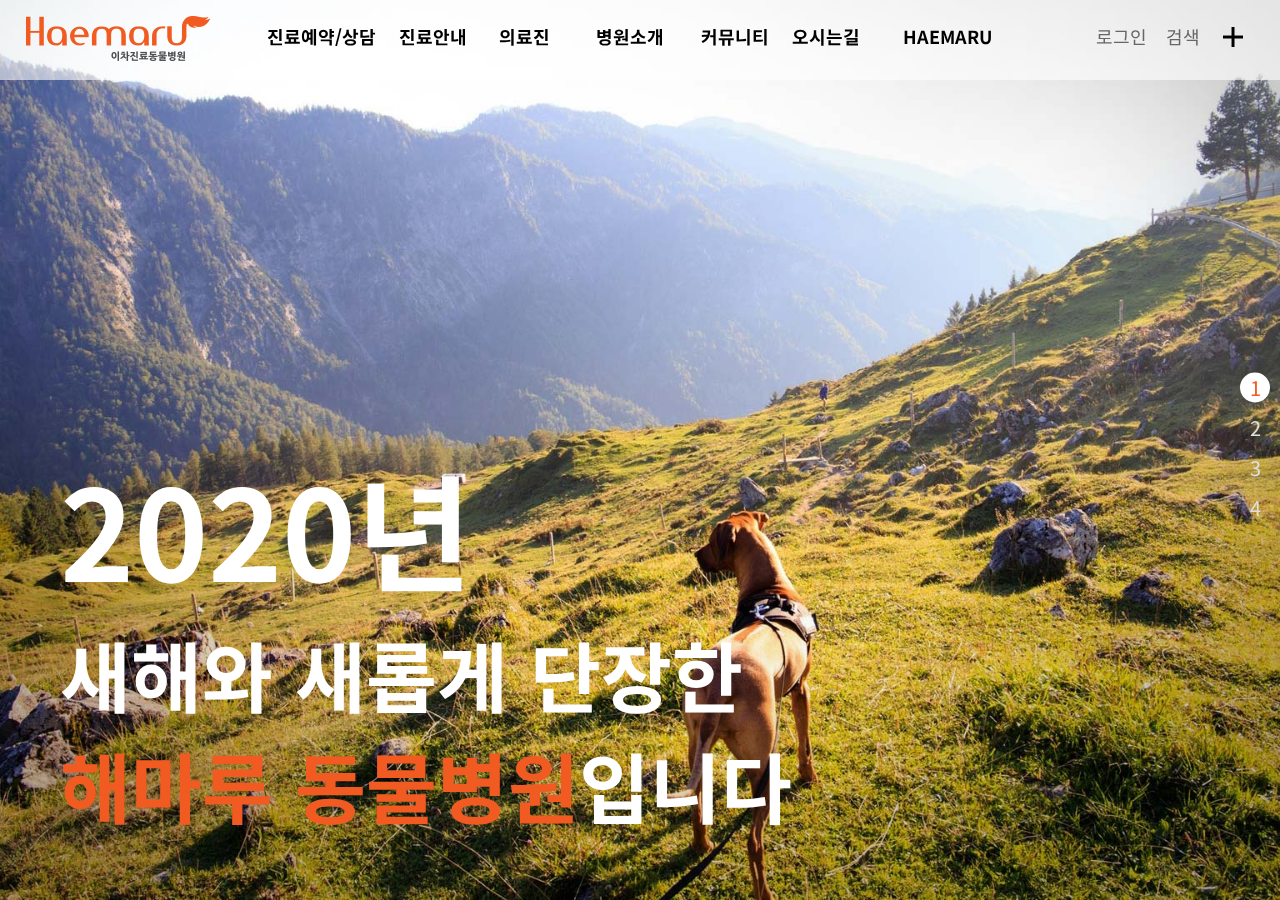
<file: index.html>
<!DOCTYPE html>
<html lang="ko">
  <head>
    <meta charset="UTF-8" />
    <meta name="viewport" content="width=device-width, initial-scale=1.0" />
    <meta http-equiv="X-UA-Compatible" content="ie=edge" />
    <title>해마루 이차진료동물병원</title>
    <!-- noto sans 웹폰트 -->
    <link href="https://fonts.googleapis.com/css?family=Noto+Sans+KR&display=swap" rel="stylesheet">
    <!-- 공통css -->
    <link rel="stylesheet" href="./css/main_style.css">
    <!-- pc css -->
    <link rel="stylesheet" href="./css/pc_style.css" media="screen and (min-width:1200px)">
    <!-- tab css -->
    <link rel="stylesheet" href="./css/tab_style.css" media="(min-width:415px) and (max-width:1199px)">
    <!-- phone css -->
    <link rel="stylesheet" href="./css/phone_style.css" media="screen and (max-width:414px)">
    <!-- 제이쿼리 -->
    <script src="./js/jquery-3.4.1.min.js"></script>
    <!-- 이미지로드 -->
    <script src="./js/imagesloaded.pkgd.min.js"></script>
    <!-- swiper 플러그인 -->
    <link rel="stylesheet" href="./js//swiper.min.css">
    <script src="./js/swiper.min.js"></script>
    <!-- 사용자 js -->
    <script src="./js/main.js"></script>
    <!-- 카테고리 js -->
    <script src="./js/category.js"></script>
  </head>
  <body>
    <header>
      <nav id="category">
          <div class="nav_container">
              <dl>
                <dt><a href="#">진료예약/상담</a></dt>
                <dd><a href="#">예약안내</a></dd>
                <dd><a href="#">진료예약</a></dd>
                <dd><a href="#">응급진료안내</a></dd>
                <dd><a href="./online_talk.html">온라인상담</a></dd>
              </dl>
              <dl>
                <dt><a href="#">진료안내</a></dt>
                <dd><a href="./treatment1.html">진료시간</a></dd>
                <dd><a href="./treatment2.html">진료과목</a></dd>
              </dl>
              <dl>
                <dt><a href="#">의료진</a></dt>
                <dd><a href="#">의료진소개</a></dd>
              </dl>
              <dl>
                <dt><a href="#">병원소개</a></dt>
                <dd><a href="#">병원소개</a></dd>
                <dd><a href="#">구조 및 시설</a></dd>
                <dd><a href="#">의료기기소개</a></dd>
                <dd><a href="#">비지팅신청안내</a></dd>
              </dl>
              <dl>
                <dt><a href="#">커뮤니티</a></dt>
                <dd><a href="#">병원행사</a></dd>
                <dd><a href="#">공지사항</a></dd>
                <dd><a href="#">FAQ</a></dd>
              </dl>
              <dl>
                <dt><a href="./map.html">오시는길</a></dt>
                <dd><a href="./map.html">오시는길</a></dd>
              </dl>
              <dl>
                <dt><a href="#">HAEMARU</a></dt>
                <dd><a href="#">이차진료동물병원</a></dd>
                <dd><a href="#">해마루솔루션</a></dd>
                <dd><a href="#">소동물임상의학연구소</a></dd>
              </dl>
          </div>
      </nav><!-- end category -->
      <div id="header_wrap">
        <h1 id="logo">
          <a href="./index.html">
            <img src="./imgs/logo.png" alt="해마루로고">
          </a>
        </h1>
        <nav id="gnb">
          <ul class="depth1">
            <li><a href="#s2">진료예약/상담</a>
              <ul class="depth2">
                <li><a href="./treatment1.html">예약안내</a></li>
                <li><a href="./treatment1.html">진료예약</a></li>
                <li><a href="./online_talk.html">응급진료안내</a></li>
                <li><a href="./online_talk.html">온라인상담</a></li>
              </ul>
            </li>
            <li><a href="./treatment1.html">진료안내</a>
              <ul class="depth2">
                <li><a href="./treatment1.html">진료시간</a></li>
                <li><a href="./treatment2.html">진료과목</a></li>
              </ul>
            </li>
            <li><a href="./treatment2.html">의료진</a>
              <ul class="depth2">
                <li><a href="./treatment2.html">의료진 소개</a></li>
              </ul>
            </li>
            <li><a href="#s3">병원소개</a>
              <ul class="depth2">
                <li><a href="#s3">병원소개</a></li>
                <li><a href="./treatment2.html">구조 및 시설</a></li>
                <li><a href="./treatment2.html">의료기기소개</a></li>
                <li><a href="./treatment2.html">비지팅 신청안내</a></li>
              </ul>
            </li>
            <li><a href="./online_talk.html">커뮤니티</a>
              <ul class="depth2">
                <li><a href="./online_talk.html">병원행사</a></li>
                <li><a href="./online_talk.html">공지사항</a></li>
                <li><a href="./online_talk.html">FAQ</a></li>
              </ul>
            </li>
            <li><a href="./map.html">오시는길</a>
              <ul class="depth2">
                <li><a href="./map.html">오시는길</a></li>
              </ul>
            </li>
            <li><a href="./index.html">HAEMARU</a>
              <ul class="depth2">
                <li><a href="./index.html">이차진료동물병원</a></li>
                <li><a href="./index.html">해마루솔루션</a></li>
                <li><a href="./index.html">소동물임상의학연구소</a></li>
              </ul>
            </li>
          </ul><!-- end depth -->
        </nav>
        <div class="depth2_bg"></div>
        <nav id="util">
          <ul>
            <li><a href="#">로그인</a></li>
            <li><a href="#">검색</a></li>
            <li id="category_btn"><img src="./imgs/cross.png" alt="메뉴버튼이미지"></li>
          </ul>
        </nav>
      </div>
    </header>

    <!-- main -->
    <div class="swiper-container">
      <div class="swiper-wrapper">
        <!-- 1페이지 -->
        <section id="s1" class="swiper-slide">
          <div class="title">
            <p>2020년</p>
            <p>새해와 새롭게 단장한</p>
            <p><span>해마루 동물병원</span>입니다</p>
          </div>
          <div class="bg_slide">
            <div class="show">bg1</div>
            <div>bg2</div>
            <div>bg3</div>
          </div>
        </section>

        <!-- 2페이지 -->
        <section id="s2" class="swiper-slide">
            <div class="s2_bg">
              <div id="s2_info">
                <div class="left">
                  <p>평일, 토요일: AM 10:00 ~ PM 6:00</p>
                  <p>일요일, 공휴일: 휴무</p>
                  <p>문의전화: 031-781-2992</p>
                </div>
                <div class="right">
                  <a href="#">접수절차 안내<span class="arrow">▶</span></a>
                </div>
              </div>
              <div id="s2_menu">
                <ul>
                  <li>
                    <a href="#"><img src="./imgs/call-24px.png" alt="진료예약"></a>
                    <p>진료예약</p>
                  </li>
                  <li>
                    <a href="./online_talk.html"><img src="./imgs/record_voice_over-24px.png" alt="온라인상담"></a>
                    <p>온라인상담</p>
                  </li>
                  <li>
                    <a href="./treatment2.html"><img src="./imgs/assignment-24px.png" alt="진료과목"></a>
                    <p>진료과목</p>
                  </li>
                  <li>
                    <a href="./map.html"><img src="./imgs/beenhere-24px.png" alt="오시는길"></a>
                    <p>오시는 길</p>
                  </li>
                </ul>
              </div>
            </div>
            <div id="s2_24h">
              <h2>응급진료 연중 24시간</h2>
              <a href="#">응급진료안내<span class="arrow">▶</span></a>
            </div>
        </section>

        <!-- 3페이지 -->
        <section id="s3" class="swiper-slide">
          <div class="container">
            <div class="s3_left">
              <div id="s3_box1">
                <div class="t_left">
                  <h2>해마루</h2>
                  <h3>이차진료병원</h3>
                </div>
                <div class="t_right">
                  <p>고객에게 '행복'을<br>
                    직원에게 '즐거움'을<br>
                    반려동물에게 '최상의 진료서비스'를
                  </p>
                </div>
              </div>
              <div id="s3_box2">
                <h3>진료과목</h3>
                <div class="menu1">
                  <a href="./treatment2.html" onclick="setChildValue(0);return false;"><img src="./imgs/internal.png" alt="내과"></a>
                  <a href="./treatment2.html" onclick="setChildValue(1);return false;"><img src="./imgs/surgery.png" alt="외과"></a>
                  <a href="./treatment2.html" onclick="setChildValue(2);return false;"><img src="./imgs/image_d.png" alt="영상의학과"></a>
                  <a href="./treatment2.html" onclick="setChildValue(3);return false;"><img src="./imgs/emergency.png" alt="응급중환자 의료센터"></a>
                </div>
              </div>
            </div>

            <!-- 페이지이동스크립트 -->
            <script>
              function setChildValue(index) {
                // 페이지 이동
                window.location.href = "./treatment2.html?index=" + index;
                return false;
              }
            </script><!-- script end -->

          <div class="s3_right">
              <div id="s3_box3">
                <a id="s3_menu2" class="menubox" href="#">
                  <div>
                      <h4>시설안내</h4>
                      <span>+</span>
                  </div>
                </a>
                <a  id="s3_menu3" class="menubox" href="#">
                  <div>
                      <h4>의료진소개</h4>
                      <span>+</span>
                  </div>
                </a>
              </div>
            </div>
          </div><!-- end container -->
        </section>

        <!-- 4페이지 -->
        <section id="s4" class="swiper-slide">
            <div id="sub_banner">
              <img src="./imgs/sub_banner.jpg" alt="4페이지서브배너">
            </div>
            <div class="container">
                <div id="s4_notice">
                  <h2>공지사항</h2>
                  <ul>
                    <li>
                      <a href="#">[소식] 국내 동물병원 최초 프리미엄급 초음파기 도입</a><span>2019-11-15</span>
                    </li>
                    <li>
                      <a href="#">[안내] 멍냥응급키트 출시!!</a><span>2019-09-04</span>
                    </li>
                    <li>
                      <a href="#">[알림] 해마루 X 말순이네펫택시 제휴 도입</a><span>2019-07-22</span>
                    </li>
                    <li>
                      <a href="#">[칼럼] 반려동물 건강이야기 - 촌각을 다투는 응급상황, 동물병원은 어떻게 대처할까?</a><span>2020-01-02</span>
                    </li>
                  </ul>
                </div>
                <div id="s4_menu" >
                  <a class="menubox" href="#">
                    <div>
                      <h4>수술사례</h4>
                      <span>+</span>
                    </div>
                  </a>
                </div>
              </div>
          <!-- footer -->
          <footer id="main_footer">
            <div class="container">
              <h2 id="footer_logo">
                <img src="./imgs/foot_logo.png" alt="해마루푸터로고">
              </h2>
              <div id="footer_info">
                <a href="#"><strong>개인정보취급방침</strong></a>
                <span>|</span>
                <a href="#">이메일무단수집거부</a>
                <address>경기도 성남시 분당구 황새울로 319번길 수의과학회관 1~4층</address>
                <p>Tel. 031 ) 781 - 2992<span>|</span>Fax. 031 ) 781 - 2993</p>
                <p>E-mail. help @ haemaru.co.kr</p>
                <p>&copy; 2016 HAEMARU Referral Animal Hospital 
                  <span class="enter"><br></span>
                  All rights Reserved.</p>
              </div>
              <div id="sns_icons">
                <a href="#"><img src="./imgs/FA.png" alt="페이스북"></a>
                <a href="#"><img src="./imgs/IN.png" alt="트위터"></a>
                <a href="#"><img src="./imgs/TW.png" alt="인스타그램"></a>
              </div>
            </div>
          </footer>
        </section>
      </div><!-- end sw-wrapper -->
       <!-- Add Pagination -->
      <div class="swiper-pagination"></div>
    </div><!-- end swiper-container -->
  </body>
</html>
</file>
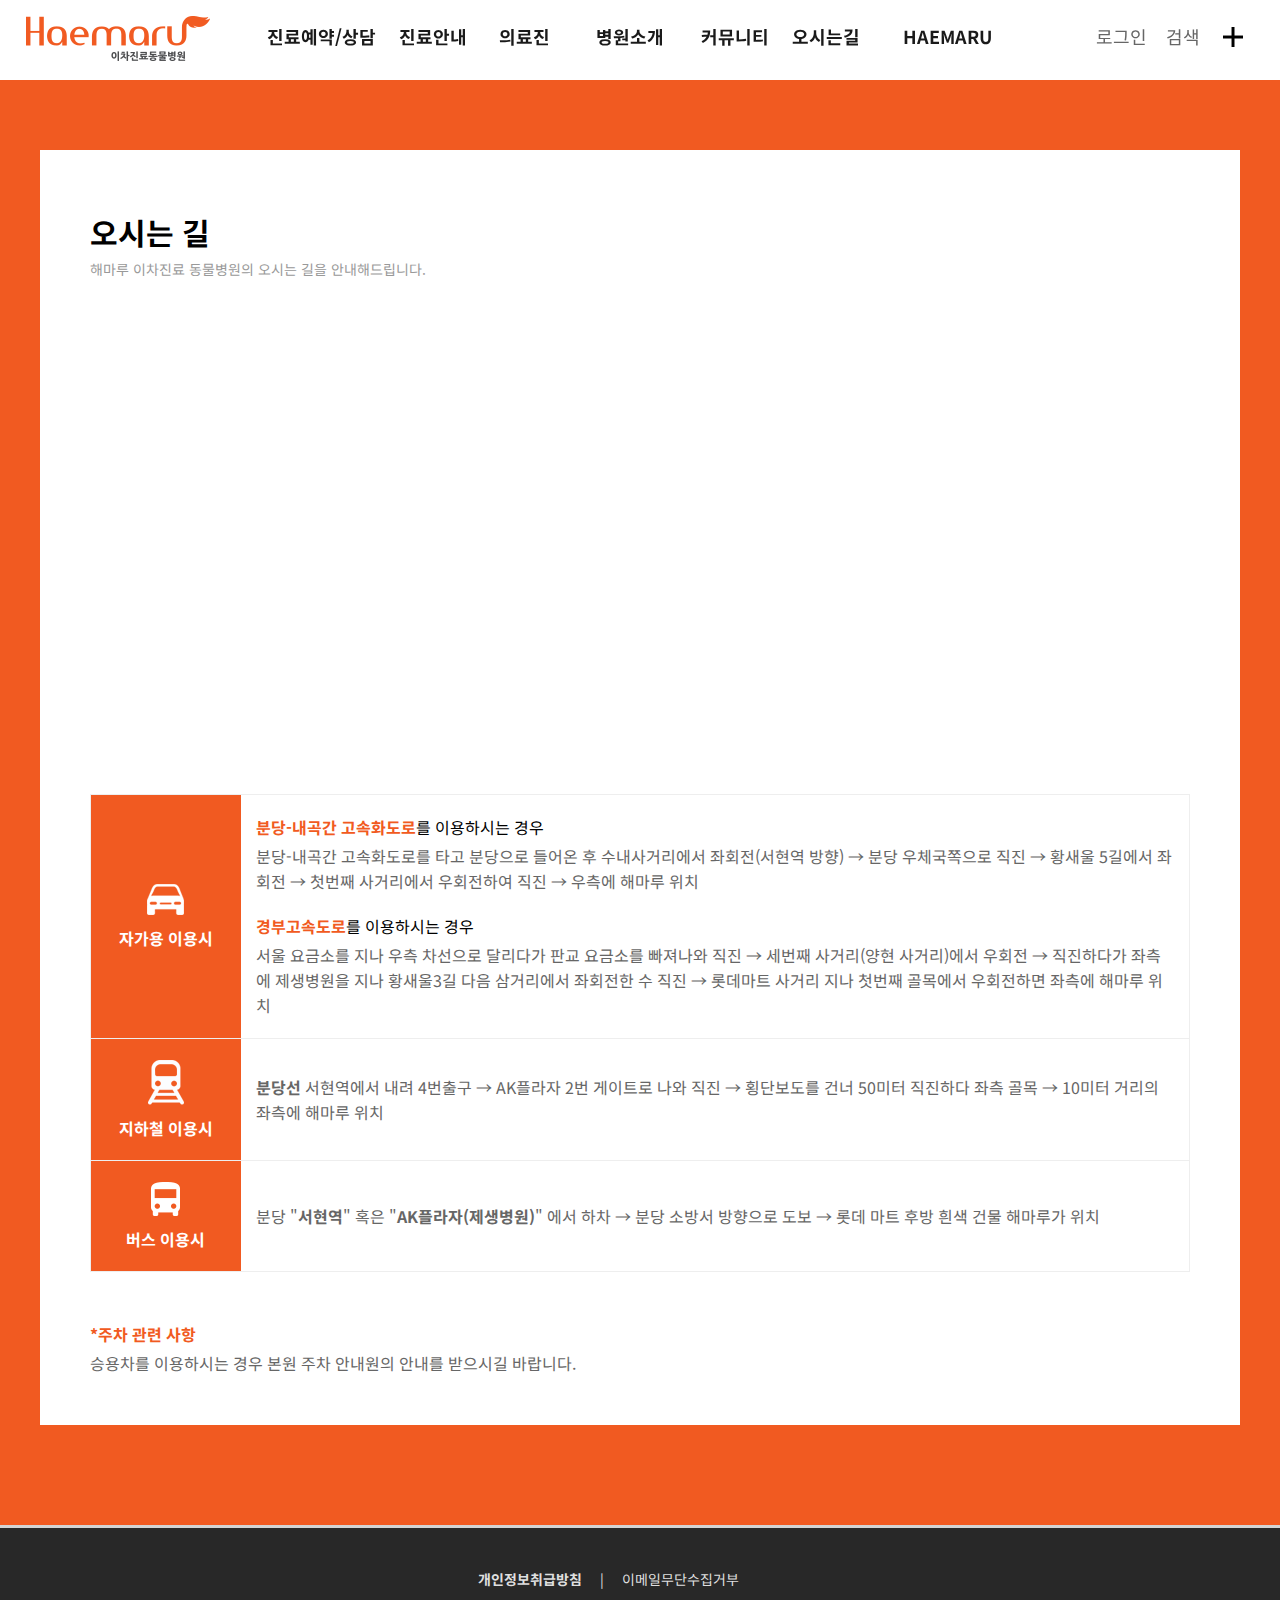
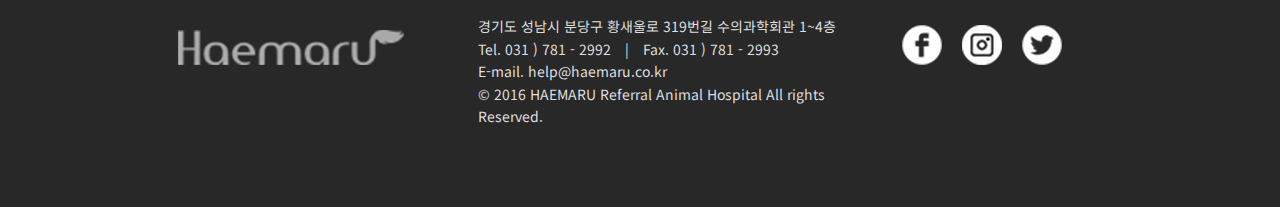
<file: map.html>
<!DOCTYPE html>
<html lang="ko">
  <head>
    <meta charset="UTF-8" />
    <meta name="viewport" content="width=device-width, initial-scale=1.0" />
    <meta http-equiv="X-UA-Compatible" content="ie=edge" />
    <title>해마루 이차진료동물병원</title>
    <!-- noto sans 웹폰트 -->
    <link href="https://fonts.googleapis.com/css?family=Noto+Sans+KR&display=swap" rel="stylesheet">
    <!-- 공통css -->
    <link rel="stylesheet" href="./css/treatment1.css">
    <link rel="stylesheet" href="./css/treatment2.css">
    <link rel="stylesheet" href="./css/map.css">
    <!-- pc css -->
    <!-- tab css -->
    <!-- mobile css -->
    <!-- 제이쿼리 -->
    <script src="./js/jquery-3.4.1.min.js"></script>
    <!-- 이미지로드 -->
    <script src="./js/imagesloaded.pkgd.min.js"></script>
    <!-- 사용자 js -->
    <script src="./js/sub.js"></script>
    <!-- 카테고리 js -->
    <script src="./js/category.js"></script>
  </head>
  <body>
    <header>
      <nav id="category">
          <div class="nav_container">
              <dl>
                <dt><a href="#">진료예약/상담</a></dt>
                <dd><a href="#">예약안내</a></dd>
                <dd><a href="#">진료예약</a></dd>
                <dd><a href="#">응급진료안내</a></dd>
                <dd><a href="./online_talk.html">온라인상담</a></dd>
              </dl>
              <dl>
                <dt><a href="#">진료안내</a></dt>
                <dd><a href="./treatment1.html">진료시간</a></dd>
                <dd><a href="./treatment2.html">진료과목</a></dd>
              </dl>
              <dl>
                <dt><a href="#">의료진</a></dt>
                <dd><a href="#">의료진소개</a></dd>
              </dl>
              <dl>
                <dt><a href="#">병원소개</a></dt>
                <dd><a href="#">병원소개</a></dd>
                <dd><a href="#">구조 및 시설</a></dd>
                <dd><a href="#">의료기기소개</a></dd>
                <dd><a href="#">비지팅신청안내</a></dd>
              </dl>
              <dl>
                <dt><a href="#">커뮤니티</a></dt>
                <dd><a href="#">병원행사</a></dd>
                <dd><a href="#">공지사항</a></dd>
                <dd><a href="#">FAQ</a></dd>
              </dl>
              <dl>
                <dt><a href="./map.html">오시는길</a></dt>
                <dd><a href="./map.html">오시는길</a></dd>
              </dl>
              <dl>
                <dt><a href="#">HAEMARU</a></dt>
                <dd><a href="#">이차진료동물병원</a></dd>
                <dd><a href="#">해마루솔루션</a></dd>
                <dd><a href="#">소동물임상의학연구소</a></dd>
              </dl>
          </div>
      </nav>
      <div id="header_wrap">
        <h1 id="logo">
          <a href="./index.html">
            <img src="./imgs/logo.png" alt="해마루로고">
          </a>
        </h1>
        <nav id="gnb">
          <ul class="depth1">
            <li><a href="./index.html">진료예약/상담</a>
              <ul class="depth2">
                <li><a href="./treatment1.html">예약안내</a></li>
                <li><a href="./treatment1.html">진료예약</a></li>
                <li><a href="./online_talk.html">응급진료안내</a></li>
                <li><a href="./online_talk.html">온라인상담</a></li>
              </ul>
            </li>
            <li><a href="./treatment1.html">진료안내</a>
              <ul class="depth2">
                <li><a href="./treatment1.html">진료시간</a></li>
                <li><a href="./treatment2.html">진료과목</a></li>
              </ul>
            </li>
            <li><a href="./treatment2.html">의료진</a>
              <ul class="depth2">
                <li><a href="./treatment2.html">의료진 소개</a></li>
              </ul>
            </li>
            <li><a href="./index.html">병원소개</a>
              <ul class="depth2">
                <li><a href="#s3">병원소개</a></li>
                <li><a href="./treatment2.html">구조 및 시설</a></li>
                <li><a href="./treatment2.html">의료기기소개</a></li>
                <li><a href="./treatment2.html">비지팅 신청안내</a></li>
              </ul>
            </li>
            <li><a href="./online_talk.html">커뮤니티</a>
              <ul class="depth2">
                <li><a href="./online_talk.html">병원행사</a></li>
                <li><a href="./online_talk.html">공지사항</a></li>
                <li><a href="./online_talk.html">FAQ</a></li>
              </ul>
            </li>
            <li><a href="./map.html">오시는길</a>
              <ul class="depth2">
                <li><a href="./map.html">오시는길</a></li>
              </ul>
            </li>
            <li><a href="./index.html">HAEMARU</a>
              <ul class="depth2">
                <li><a href="./index.html">이차진료동물병원</a></li>
                <li><a href="./index.html">해마루솔루션</a></li>
                <li><a href="./index.html">소동물임상의학연구소</a></li>
              </ul>
            </li>
          </ul><!-- end depth -->
        </nav>
        <div class="depth2_bg"></div>
        <nav id="util">
          <ul>
            <li><a href="#">로그인</a></li>
            <li><a href="#">검색</a></li>
            <li id="category_btn"><img src="./imgs/cross.png" alt="메뉴버튼이미지"></li>
          </ul>
        </nav>
      </div>
    </header>

    <div class="container">
      <!-- <div class="sub_menu_box">
          <div class="main_banner">
              <img src="./images/main_banner.jpg" alt="메인베너">
          </div>
      </div> -->

      <div class="sub_title">
          <h1>오시는 길</h1>
          <p>해마루 이차진료 동물병원의 오시는 길을 안내해드립니다.</p>
      </div>
      <section id="map">
          <iframe src="https://www.google.com/maps/embed?pb=!1m18!1m12!1m3!1d2241.65120868338!2d127.11969105630425!3d37.385728000049944!2m3!1f0!2f0!3f0!3m2!1i1024!2i768!4f13.1!3m3!1m2!1s0x357b58035adceb83%3A0x789fe9f6a1765893!2zKOyjvCntlbTrp4jro6g!5e0!3m2!1sko!2skr!4v1577954201635!5m2!1sko!2skr" width="1200" height="450" frameborder="0" style="border:0;" allowfullscreen=""></iframe>
      </section>
      <table class="map_ex1">
          <tbody>
              <tr>
                  <th><img src="./images/mycar.png" alt="자가용"><p>자가용 이용시</p></th>
                  <td>
                      <h1><strong>분당-내곡간 고속화도로</strong>를 이용하시는 경우</h1>
                      <p>분당-내곡간 고속화도로를 타고 분당으로 들어온 후 수내사거리에서 좌회전(서현역 방향) → 분당 우체국쪽으로 직진 → 황새울 5길에서 좌회전 → 첫번째 사거리에서 우회전하여 직진 → 우측에 해마루 위치</p>
                      <h1 class="car2"><strong>경부고속도로</strong>를 이용하시는 경우</h1>
                      <p>서울 요금소를 지나 우측 차선으로 달리다가 판교 요금소를 빠져나와 직진 → 세번째 사거리(양현 사거리)에서 우회전 → 직진하다가 좌측에 제생병원을 지나 황새울3길 다음 삼거리에서 좌회전한 수 직진 → 롯데마트 사거리 지나 첫번째 골목에서 우회전하면 좌측에 해마루 위치</p>
                  </td>
              </tr>
              <tr>
                  <th><img src="./images/subway.png" alt="지하철"><p>지하철 이용시</p></th>
                  <td>
                      <p><strong>분당선</strong> 서현역에서 내려 4번출구 → AK플라자 2번 게이트로 나와 직진 → 횡단보도를 건너 50미터 직진하다 좌측 골목 → 10미터 거리의 좌측에 해마루 위치</p>
                  </td>
              </tr>
              <tr>
                  <th><img src="./images/bus.png" alt="버스"><p>버스 이용시</p></th>
                  <td>
                      <p>분당 "<strong>서현역</strong>" 혹은 "<strong>AK플라자(제생병원)</strong>" 에서 하차 → 분당 소방서 방향으로 도보 → 롯데 마트 후방 흰색 건물 해마루가 위치</p>
                  </td>
              </tr>
          </tbody>
      </table>
      <div class="map_ex2">
          <h5>*주차 관련 사항</h5>
          <p>승용차를 이용하시는 경우 본원 주차 안내원의 안내를 받으시길 바랍니다.</p>
      </div>
  </div>
    <!-- 4페이지 -->
    <section id="s4" class="section">
      <!-- footer -->
      <footer id="main_footer">
        <div class="container">
          <h2 id="footer_logo">
            <img src="./imgs/foot_logo.png" alt="해마루푸터로고">
          </h2>
          <div id="footer_info">
            <a href="#"><strong>개인정보취급방침</strong></a>
            <span>|</span>
            <a href="#">이메일무단수집거부</a>
            <address>경기도 성남시 분당구 황새울로 319번길 수의과학회관 1~4층</address>
            <p>Tel. 031 ) 781 - 2992<span>|</span>Fax. 031 ) 781 - 2993</p>
            <p>E-mail. help@haemaru.co.kr</p>
            <p>&copy; 2016 HAEMARU Referral Animal Hospital All rights Reserved.</p>
          </div>
          <div id="sns_icons">
            <a href="#"><img src="./imgs/FA.png" alt="페이스북"></a>
            <a href="#"><img src="./imgs/IN.png" alt="트위터"></a>
            <a href="#"><img src="./imgs/TW.png" alt="인스타그램"></a>
          </div>
        </div>
      </footer>
    </section>
  

  </body>
</html>
</file>
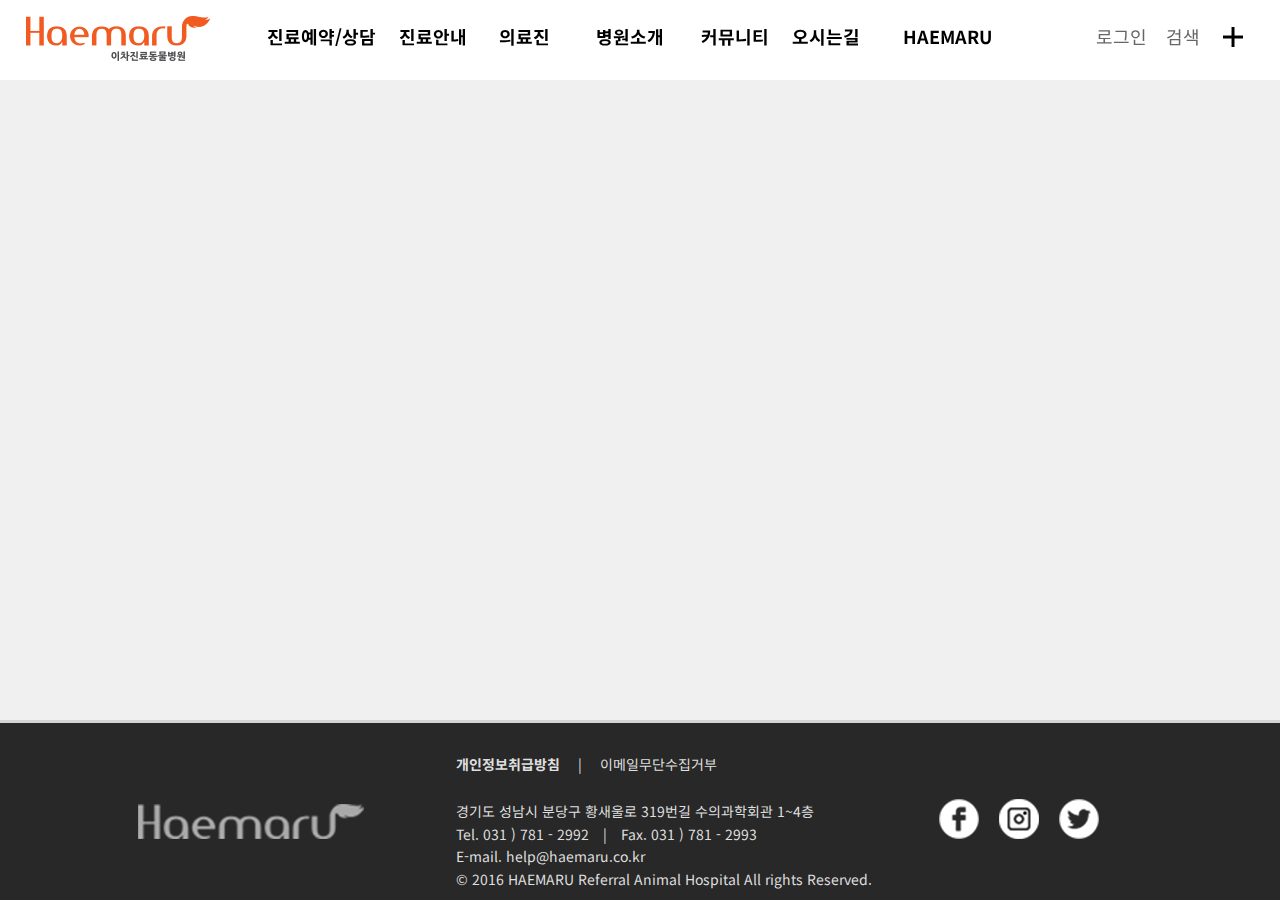
<file: online_talk.html>
<!DOCTYPE html>
<html lang="ko">
  <head>
    <meta charset="UTF-8" />
    <meta name="viewport" content="width=device-width, initial-scale=1.0" />
    <meta http-equiv="X-UA-Compatible" content="ie=edge" />
    <title>해마루 이차진료동물병원</title>
    <!-- noto sans 웹폰트 -->
    <link href="https://fonts.googleapis.com/css?family=Noto+Sans+KR&display=swap" rel="stylesheet">
    <!-- 공통css -->
    <link rel="stylesheet" href="./css/sub_style.css" />
    <!-- pc css -->
    <link rel="stylesheet" href="./css/pc_style.css">
    <!-- tab css -->
    <!-- mobile css -->
    <!-- 제이쿼리 -->
    <script src="./js/jquery-3.4.1.min.js"></script>
    <!-- 이미지로드 -->
    <script src="./js/imagesloaded.pkgd.min.js"></script>
    <!-- 사용자 js -->
    <script src="./js/sub.js"></script>
    <!-- 카테고리 js -->
    <script src="./js/category.js"></script>
  </head>
  <body>
    <header>
      <nav id="category">
          <div class="nav_container">
              <dl>
                <dt><a href="#">진료예약/상담</a></dt>
                <dd><a href="#">예약안내</a></dd>
                <dd><a href="#">진료예약</a></dd>
                <dd><a href="#">응급진료안내</a></dd>
                <dd><a href="./online_talk.html">온라인상담</a></dd>
              </dl>
              <dl>
                <dt><a href="#">진료안내</a></dt>
                <dd><a href="./treatment1.html">진료시간</a></dd>
                <dd><a href="./treatment2.html">진료과목</a></dd>
              </dl>
              <dl>
                <dt><a href="#">의료진</a></dt>
                <dd><a href="#">의료진소개</a></dd>
              </dl>
              <dl>
                <dt><a href="#">병원소개</a></dt>
                <dd><a href="#">병원소개</a></dd>
                <dd><a href="#">구조 및 시설</a></dd>
                <dd><a href="#">의료기기소개</a></dd>
                <dd><a href="#">비지팅신청안내</a></dd>
              </dl>
              <dl>
                <dt><a href="#">커뮤니티</a></dt>
                <dd><a href="#">병원행사</a></dd>
                <dd><a href="#">공지사항</a></dd>
                <dd><a href="#">FAQ</a></dd>
              </dl>
              <dl>
                <dt><a href="./map.html">오시는길</a></dt>
                <dd><a href="./map.html">오시는길</a></dd>
              </dl>
              <dl>
                <dt><a href="#">HAEMARU</a></dt>
                <dd><a href="#">이차진료동물병원</a></dd>
                <dd><a href="#">해마루솔루션</a></dd>
                <dd><a href="#">소동물임상의학연구소</a></dd>
              </dl>
          </div>
      </nav>
      <div id="header_wrap">
        <h1 id="logo">
          <a href="./index.html">
            <img src="./imgs/logo.png" alt="해마루로고">
          </a>
        </h1>
        <nav id="gnb">
          <ul class="depth1">
            <li><a href="./index.html">진료예약/상담</a>
              <ul class="depth2">
                <li><a href="./treatment1.html">예약안내</a></li>
                <li><a href="./treatment1.html">진료예약</a></li>
                <li><a href="./online_talk.html">응급진료안내</a></li>
                <li><a href="./online_talk.html">온라인상담</a></li>
              </ul>
            </li>
            <li><a href="./treatment1.html">진료안내</a>
              <ul class="depth2">
                <li><a href="./treatment1.html">진료시간</a></li>
                <li><a href="./treatment2.html">진료과목</a></li>
              </ul>
            </li>
            <li><a href="./treatment2.html">의료진</a>
              <ul class="depth2">
                <li><a href="./treatment2.html">의료진 소개</a></li>
              </ul>
            </li>
            <li><a href="./index.html">병원소개</a>
              <ul class="depth2">
                <li><a href="#s3">병원소개</a></li>
                <li><a href="./treatment2.html">구조 및 시설</a></li>
                <li><a href="./treatment2.html">의료기기소개</a></li>
                <li><a href="./treatment2.html">비지팅 신청안내</a></li>
              </ul>
            </li>
            <li><a href="./online_talk.html">커뮤니티</a>
              <ul class="depth2">
                <li><a href="./online_talk.html">병원행사</a></li>
                <li><a href="./online_talk.html">공지사항</a></li>
                <li><a href="./online_talk.html">FAQ</a></li>
              </ul>
            </li>
            <li><a href="./map.html">오시는길</a>
              <ul class="depth2">
                <li><a href="./map.html">오시는길</a></li>
              </ul>
            </li>
            <li><a href="./index.html">HAEMARU</a>
              <ul class="depth2">
                <li><a href="./index.html">이차진료동물병원</a></li>
                <li><a href="./index.html">해마루솔루션</a></li>
                <li><a href="./index.html">소동물임상의학연구소</a></li>
              </ul>
            </li>
          </ul><!-- end depth -->
        </nav>
        </nav>
        <div class="depth2_bg"></div>
        <nav id="util">
          <ul>
            <li><a href="#">로그인</a></li>
            <li><a href="#">검색</a></li>
            <li id="category_btn"><img src="./imgs/cross.png" alt="메뉴버튼이미지"></li>
          </ul>
        </nav>
      </div>
    </header>

    <div class="online_container">
      <iframe id="online" src="https://tawk.to/onlineTalk" frameborder="0"></iframe>
    </div>
    
      <!-- footer -->
      <footer id="main_footer">
        <div class="container">
          <h2 id="footer_logo">
            <img src="./imgs/foot_logo.png" alt="해마루푸터로고">
          </h2>
          <div id="footer_info">
            <a href="#"><strong>개인정보취급방침</strong></a>
            <span>|</span>
            <a href="#">이메일무단수집거부</a>
            <address>경기도 성남시 분당구 황새울로 319번길 수의과학회관 1~4층</address>
            <p>Tel. 031 ) 781 - 2992<span>|</span>Fax. 031 ) 781 - 2993</p>
            <p>E-mail. help@haemaru.co.kr</p>
            <p>&copy; 2016 HAEMARU Referral Animal Hospital All rights Reserved.</p>
          </div>
          <div id="sns_icons">
            <a href="#"><img src="./imgs/FA.png" alt="페이스북"></a>
            <a href="#"><img src="./imgs/IN.png" alt="트위터"></a>
            <a href="#"><img src="./imgs/TW.png" alt="인스타그램"></a>
          </div>
        </div>
      </footer>
    </section>
 

  </body>
</html>
</file>
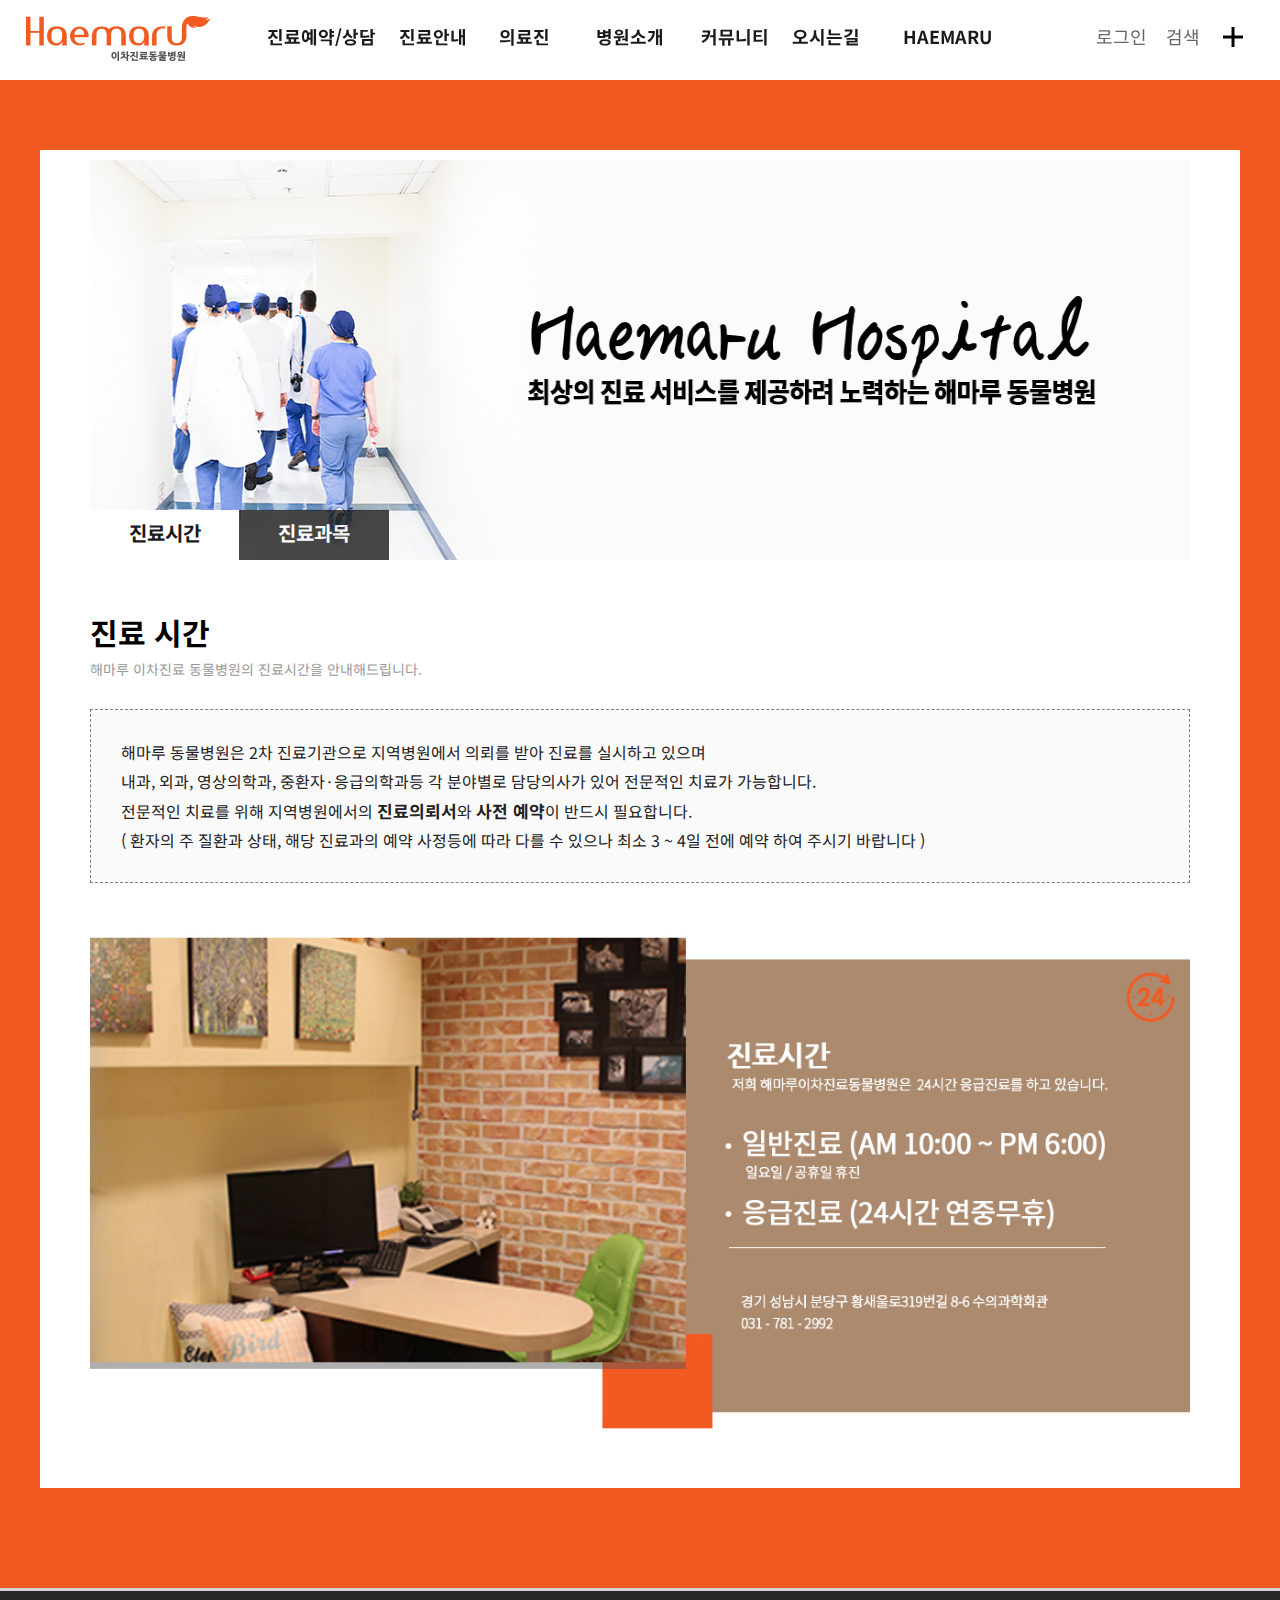
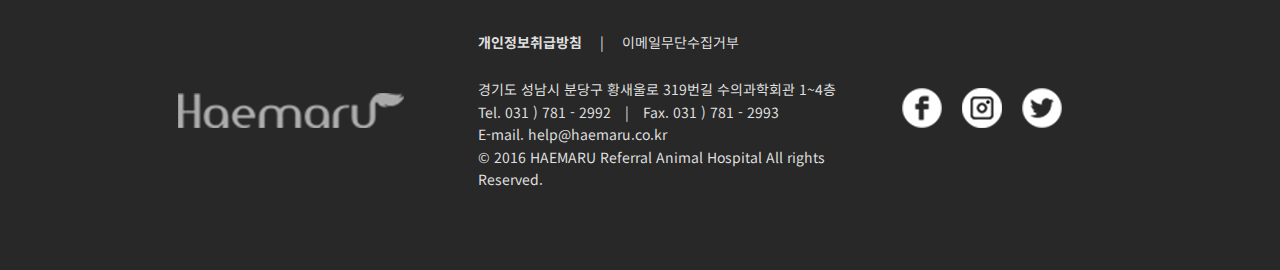
<file: treatment1.html>
<!DOCTYPE html>
<html lang="ko">
  <head>
    <meta charset="UTF-8" />
    <meta name="viewport" content="width=device-width, initial-scale=1.0" />
    <meta http-equiv="X-UA-Compatible" content="ie=edge" />
    <title>해마루 이차진료동물병원</title>
    <!-- noto sans 웹폰트 -->
    <link href="https://fonts.googleapis.com/css?family=Noto+Sans+KR&display=swap" rel="stylesheet">
    <!-- 공통css -->
    <link rel="stylesheet" href="./css/treatment1.css">
    <link rel="stylesheet" href="./css/map.css">
    <!-- pc css -->
    <!-- tab css -->
    <!-- mobile css -->
    <!-- 제이쿼리 -->
    <script src="./js/jquery-3.4.1.min.js"></script>
    <!-- 이미지로드 -->
    <script src="./js/imagesloaded.pkgd.min.js"></script>
    <!-- 사용자 js -->
    <script src="./js/sub.js"></script>
    <!-- 카테고리 js -->
    <script src="./js/category.js"></script>
  </head>
  <body>
    <header>
      <nav id="category">
          <div class="nav_container">
              <dl>
                <dt><a href="#">진료예약/상담</a></dt>
                <dd><a href="#">예약안내</a></dd>
                <dd><a href="#">진료예약</a></dd>
                <dd><a href="#">응급진료안내</a></dd>
                <dd><a href="./online_talk.html">온라인상담</a></dd>
              </dl>
              <dl>
                <dt><a href="#">진료안내</a></dt>
                <dd><a href="./treatment1.html">진료시간</a></dd>
                <dd><a href="./treatment2.html">진료과목</a></dd>
              </dl>
              <dl>
                <dt><a href="#">의료진</a></dt>
                <dd><a href="#">의료진소개</a></dd>
              </dl>
              <dl>
                <dt><a href="#">병원소개</a></dt>
                <dd><a href="#">병원소개</a></dd>
                <dd><a href="#">구조 및 시설</a></dd>
                <dd><a href="#">의료기기소개</a></dd>
                <dd><a href="#">비지팅신청안내</a></dd>
              </dl>
              <dl>
                <dt><a href="#">커뮤니티</a></dt>
                <dd><a href="#">병원행사</a></dd>
                <dd><a href="#">공지사항</a></dd>
                <dd><a href="#">FAQ</a></dd>
              </dl>
              <dl>
                <dt><a href="./map.html">오시는길</a></dt>
                <dd><a href="./map.html">오시는길</a></dd>
              </dl>
              <dl>
                <dt><a href="#">HAEMARU</a></dt>
                <dd><a href="#">이차진료동물병원</a></dd>
                <dd><a href="#">해마루솔루션</a></dd>
                <dd><a href="#">소동물임상의학연구소</a></dd>
              </dl>
          </div>
      </nav>
      <div id="header_wrap">
        <h1 id="logo">
          <a href="./index.html">
            <img src="./imgs/logo.png" alt="해마루로고">
          </a>
        </h1>
        <nav id="gnb">
          <ul class="depth1">
            <li><a href="./index.html">진료예약/상담</a>
              <ul class="depth2">
                <li><a href="./treatment1.html">예약안내</a></li>
                <li><a href="./treatment1.html">진료예약</a></li>
                <li><a href="./online_talk.html">응급진료안내</a></li>
                <li><a href="./online_talk.html">온라인상담</a></li>
              </ul>
            </li>
            <li><a href="./treatment1.html">진료안내</a>
              <ul class="depth2">
                <li><a href="./treatment1.html">진료시간</a></li>
                <li><a href="./treatment2.html">진료과목</a></li>
              </ul>
            </li>
            <li><a href="./treatment2.html">의료진</a>
              <ul class="depth2">
                <li><a href="./treatment2.html">의료진 소개</a></li>
              </ul>
            </li>
            <li><a href="./index.html">병원소개</a>
              <ul class="depth2">
                <li><a href="#s3">병원소개</a></li>
                <li><a href="./treatment2.html">구조 및 시설</a></li>
                <li><a href="./treatment2.html">의료기기소개</a></li>
                <li><a href="./treatment2.html">비지팅 신청안내</a></li>
              </ul>
            </li>
            <li><a href="./online_talk.html">커뮤니티</a>
              <ul class="depth2">
                <li><a href="./online_talk.html">병원행사</a></li>
                <li><a href="./online_talk.html">공지사항</a></li>
                <li><a href="./online_talk.html">FAQ</a></li>
              </ul>
            </li>
            <li><a href="./map.html">오시는길</a>
              <ul class="depth2">
                <li><a href="./map.html">오시는길</a></li>
              </ul>
            </li>
            <li><a href="./index.html">HAEMARU</a>
              <ul class="depth2">
                <li><a href="./index.html">이차진료동물병원</a></li>
                <li><a href="./index.html">해마루솔루션</a></li>
                <li><a href="./index.html">소동물임상의학연구소</a></li>
              </ul>
            </li>
          </ul><!-- end depth -->
        </nav>
        </nav>
        <div class="depth2_bg"></div>
        <nav id="util">
          <ul>
            <li><a href="#">로그인</a></li>
            <li><a href="#">검색</a></li>
            <li id="category_btn"><img src="./imgs/cross.png" alt="메뉴버튼이미지"></li>
          </ul>
        </nav>
      </div>
    </header>
    <div class="container">
      <div class="sub_menu_box">
          <div class="main_banner">
              <img src="./images/main_banner.jpg" alt="메인베너">
          </div>

          <ul class="sub_menu">
              <li><a href="#">진료시간</a></li>
              <li><a href="./treatment2.html">진료과목</a></li>
          </ul>

      </div>

      <div class="sub_title">
          <h1>진료 시간</h1>
          <p>해마루 이차진료 동물병원의 진료시간을 안내해드립니다.</p>
      </div>

      <div class="text_box">
          <ul>
              <li>
                  해마루 동물병원은 2차 진료기관으로 지역병원에서 의뢰를 받아 진료를 실시하고 있으며
              </li>
              <li>
                  내과, 외과, 영상의학과, 중환자·응급의학과등 각 분야별로 담당의사가 있어 전문적인 치료가 가능합니다.
              </li>
              <li>
                  전문적인 치료를 위해 지역병원에서의 <strong>진료의뢰서</strong>와 <strong>사전 예약</strong>이 반드시 필요합니다.
              </li>
              <li>
                  ( 환자의 주 질환과 상태, 해당 진료과의 예약 사정등에 따라 다를 수 있으나 최소 3 ~ 4일 전에 예약 하여 주시기 바랍니다 )
              </li>
          </ul>
      </div>

      <div class="time">
          <img src="./images/time.jpg" alt="진료시간안내">
      </div>
  </div>

    <!-- 4페이지 -->
    <section id="s4" class="section">
      <!-- footer -->
      <footer id="main_footer">
        <div class="container">
          <h2 id="footer_logo">
            <img src="./imgs/foot_logo.png" alt="해마루푸터로고">
          </h2>
          <div id="footer_info">
            <a href="#"><strong>개인정보취급방침</strong></a>
            <span>|</span>
            <a href="#">이메일무단수집거부</a>
            <address>경기도 성남시 분당구 황새울로 319번길 수의과학회관 1~4층</address>
            <p>Tel. 031 ) 781 - 2992<span>|</span>Fax. 031 ) 781 - 2993</p>
            <p>E-mail. help@haemaru.co.kr</p>
            <p>&copy; 2016 HAEMARU Referral Animal Hospital All rights Reserved.</p>
          </div>
          <div id="sns_icons">
            <a href="#"><img src="./imgs/FA.png" alt="페이스북"></a>
            <a href="#"><img src="./imgs/IN.png" alt="트위터"></a>
            <a href="#"><img src="./imgs/TW.png" alt="인스타그램"></a>
          </div>
        </div>
      </footer>
    </section>
  

  </body>
</html>
</file>
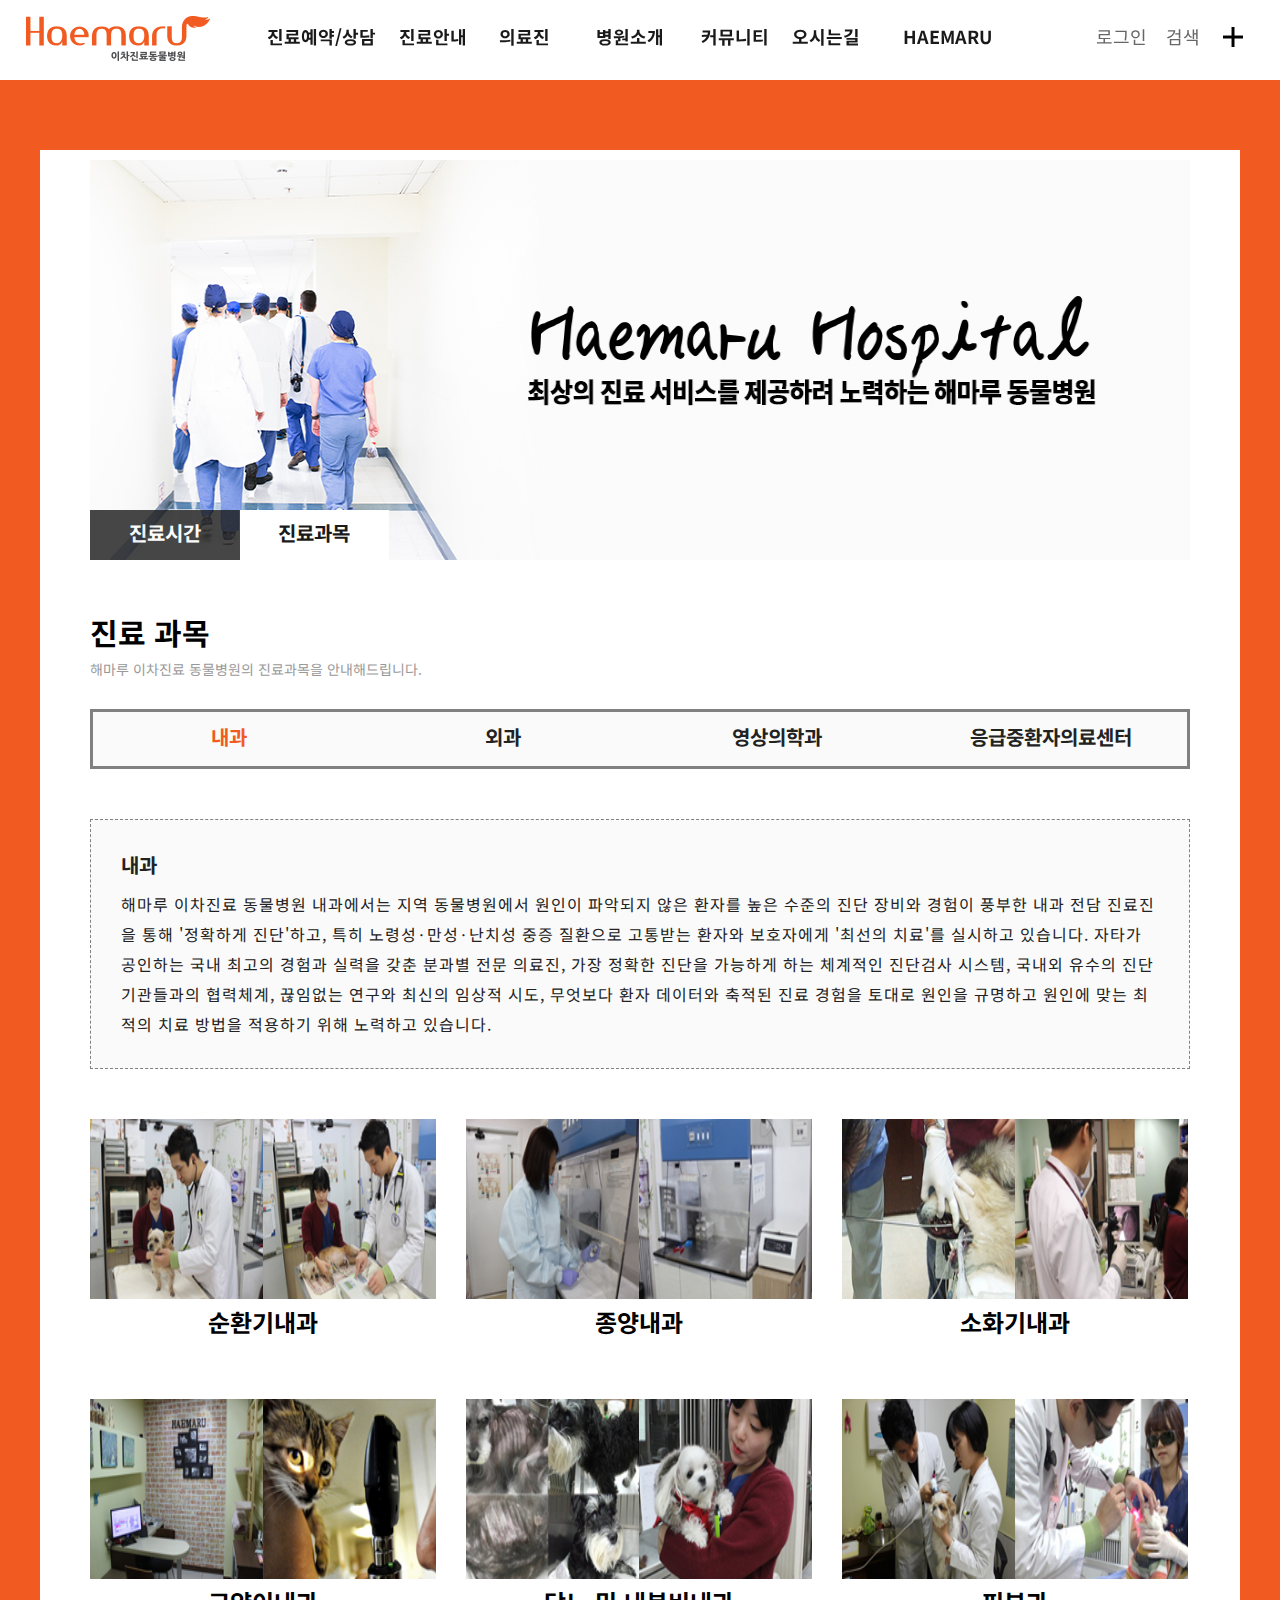
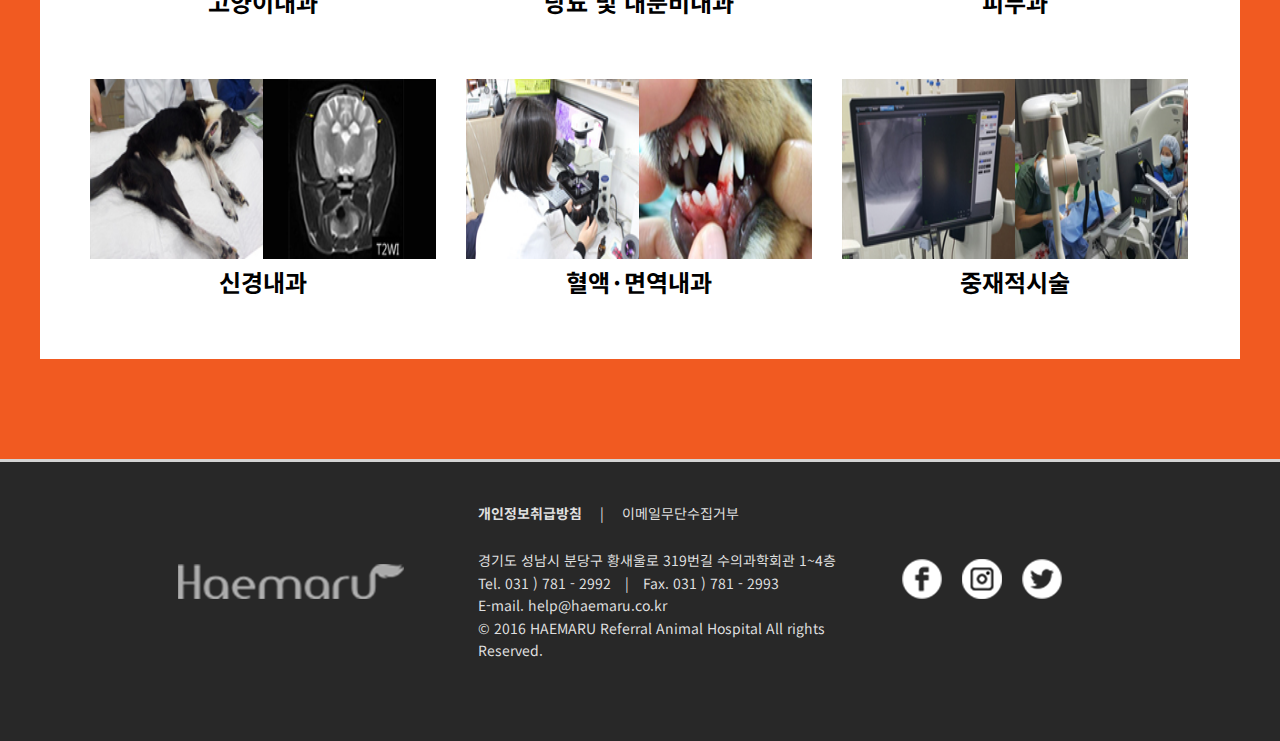
<file: treatment2.html>
<!DOCTYPE html>
<html lang="ko">
  <head>
    <meta charset="UTF-8" />
    <meta name="viewport" content="width=device-width, initial-scale=1.0" />
    <meta http-equiv="X-UA-Compatible" content="ie=edge" />
    <title>해마루 이차진료동물병원</title>
    <!-- noto sans 웹폰트 -->
    <link href="https://fonts.googleapis.com/css?family=Noto+Sans+KR&display=swap" rel="stylesheet">
    <!-- 공통css -->
    <link rel="stylesheet" href="./css/treatment1.css">
    <link rel="stylesheet" href="./css/treatment2.css">
    <!-- pc css -->
    <!-- tab css -->
    <!-- mobile css -->
    <!-- 제이쿼리 -->
    <script src="./js/jquery-3.4.1.min.js"></script>
    <!-- 이미지로드 -->
    <script src="./js/imagesloaded.pkgd.min.js"></script>
    <!-- 사용자 js -->
    <script src="./js/sub.js"></script>
    <!-- 카테고리 js -->
    <script src="./js/category.js"></script>
    <script src="./js/treatment.js"></script>
  </head>
  <body>
    <header>
      <nav id="category">
          <div class="nav_container">
              <dl>
                <dt><a href="#">진료예약/상담</a></dt>
                <dd><a href="#">예약안내</a></dd>
                <dd><a href="#">진료예약</a></dd>
                <dd><a href="#">응급진료안내</a></dd>
                <dd><a href="./online_talk.html">온라인상담</a></dd>
              </dl>
              <dl>
                <dt><a href="#">진료안내</a></dt>
                <dd><a href="./treatment1.html">진료시간</a></dd>
                <dd><a href="./treatment2.html">진료과목</a></dd>
              </dl>
              <dl>
                <dt><a href="#">의료진</a></dt>
                <dd><a href="#">의료진소개</a></dd>
              </dl>
              <dl>
                <dt><a href="#">병원소개</a></dt>
                <dd><a href="#">병원소개</a></dd>
                <dd><a href="#">구조 및 시설</a></dd>
                <dd><a href="#">의료기기소개</a></dd>
                <dd><a href="#">비지팅신청안내</a></dd>
              </dl>
              <dl>
                <dt><a href="#">커뮤니티</a></dt>
                <dd><a href="#">병원행사</a></dd>
                <dd><a href="#">공지사항</a></dd>
                <dd><a href="#">FAQ</a></dd>
              </dl>
              <dl>
                <dt><a href="./map.html">오시는길</a></dt>
                <dd><a href="./map.html">오시는길</a></dd>
              </dl>
              <dl>
                <dt><a href="#">HAEMARU</a></dt>
                <dd><a href="#">이차진료동물병원</a></dd>
                <dd><a href="#">해마루솔루션</a></dd>
                <dd><a href="#">소동물임상의학연구소</a></dd>
              </dl>
          </div>
      </nav>
      <div id="header_wrap">
        <h1 id="logo">
          <a href="./index.html">
            <img src="./imgs/logo.png" alt="해마루로고">
          </a>
        </h1>
        <nav id="gnb">
            <ul class="depth1">
              <li><a href="./index.html">진료예약/상담</a>
                <ul class="depth2">
                  <li><a href="./treatment1.html">예약안내</a></li>
                  <li><a href="./treatment1.html">진료예약</a></li>
                  <li><a href="./online_talk.html">응급진료안내</a></li>
                  <li><a href="./online_talk.html">온라인상담</a></li>
                </ul>
              </li>
              <li><a href="./treatment1.html">진료안내</a>
                <ul class="depth2">
                  <li><a href="./treatment1.html">진료시간</a></li>
                  <li><a href="./treatment2.html">진료과목</a></li>
                </ul>
              </li>
              <li><a href="./treatment2.html">의료진</a>
                <ul class="depth2">
                  <li><a href="./treatment2.html">의료진 소개</a></li>
                </ul>
              </li>
              <li><a href="./index.html">병원소개</a>
                <ul class="depth2">
                  <li><a href="#s3">병원소개</a></li>
                  <li><a href="./treatment2.html">구조 및 시설</a></li>
                  <li><a href="./treatment2.html">의료기기소개</a></li>
                  <li><a href="./treatment2.html">비지팅 신청안내</a></li>
                </ul>
              </li>
              <li><a href="./online_talk.html">커뮤니티</a>
                <ul class="depth2">
                  <li><a href="./online_talk.html">병원행사</a></li>
                  <li><a href="./online_talk.html">공지사항</a></li>
                  <li><a href="./online_talk.html">FAQ</a></li>
                </ul>
              </li>
              <li><a href="./map.html">오시는길</a>
                <ul class="depth2">
                  <li><a href="./map.html">오시는길</a></li>
                </ul>
              </li>
              <li><a href="./index.html">HAEMARU</a>
                <ul class="depth2">
                  <li><a href="./index.html">이차진료동물병원</a></li>
                  <li><a href="./index.html">해마루솔루션</a></li>
                  <li><a href="./index.html">소동물임상의학연구소</a></li>
                </ul>
              </li>
            </ul><!-- end depth -->
          </nav>
        </nav>
        <div class="depth2_bg"></div>
        <nav id="util">
          <ul>
            <li><a href="#">로그인</a></li>
            <li><a href="#">검색</a></li>
            <li id="category_btn"><img src="./imgs/cross.png" alt="메뉴버튼이미지"></li>
          </ul>
        </nav>
      </div>
    </header>
    
    <div class="container">
      <div class="sub_menu_box">
          <div class="main_banner">
              <img src="./images/main_banner.jpg" alt="메인베너">
          </div>

          <ul class="sub_menu">
              <li><a href="./treatment1.html">진료시간</a></li>
              <li><a href="#">진료과목</a></li>
          </ul>
      </div>

      <div class="sub_title">
          <h1>진료 과목</h1>
          <p>해마루 이차진료 동물병원의 진료과목을 안내해드립니다.</p>
      </div>

      <div class="treatmentwrap">
          <div class="sub_menu2">
              <ul>
                  <li class="internal show">내과</li>
                  <li class="surgery">외과</li>
                  <li class="xray">영상의학과</li>
                  <li class="emergency">응급중환자의료센터</li>
              </ul>
          </div>
          <div class="treatment_list 01 show">
              <div class="sub_banner">
                  <h1>내과</h1>
                  <p>해마루 이차진료 동물병원 내과에서는 지역 동물병원에서 원인이 파악되지 않은 환자를 높은 수준의 진단 장비와 경험이 풍부한 내과 전담 진료진을 통해 '정확하게 진단'하고, 특히 노령성·만성·난치성 중증 질환으로 고통받는 환자와 보호자에게 '최선의 치료'를 실시하고 있습니다. 자타가 공인하는 국내 최고의 경험과 실력을 갖춘 분과별 전문 의료진, 가장 정확한 진단을 가능하게 하는 체계적인 진단검사 시스템, 국내외 유수의 진단 기관들과의 협력체계, 끊임없는 연구와 최신의 임상적 시도, 무엇보다 환자 데이터와 축적된 진료 경험을 토대로 원인을 규명하고 원인에 맞는 최적의 치료 방법을 적용하기 위해 노력하고 있습니다.</p>
              </div>
              <ul class="list">
                  <li class="s_slider 1">
                      <img src="./images/internal1.jpg" alt="">               <h1>순환기내과</h1>
                      <div class="hover">
                          <div>
                              <p>+</p>
                          </div>
                      </div>
                  </li>
                  <li  class="s_slider 2">
                      <img src="./images/internal2.jpg" alt="">
                      <h1>종양내과</h1>
                      <div class="hover">
                          <div>
                              <p>+</p>
                          </div>
                      </div>
                  </li>
                  <li class="s_slider 3">
                      <img src="./images/internal3.jpg" alt="">
                      <h1>소화기내과</h1>
                      <div class="hover">
                          <div>
                              <p>+</p>
                          </div>
                      </div>
                  </li>
                  <li class="s_slider 4">
                      <img src="./images/internal4.jpg" alt="">
                      <h1>고양이내과</h1>
                      <div class="hover">
                          <div>
                              <p>+</p>
                          </div>
                      </div>
                  </li>
                  <li class="s_slider 5">
                      <img src="./images/internal5.jpg" alt="">
                      <h1>당뇨 및 내분비내과</h1>
                      <div class="hover">
                          <div>
                              <p>+</p>
                          </div>
                      </div>
                  </li>
                  <li class="s_slider 6">
                      <img src="./images/internal6.jpg" alt="">
                      <h1>피부과</h1>
                      <div class="hover">
                          <div>
                              <p>+</p>
                          </div>
                      </div>
                  </li>
                  <li class="s_slider 7">
                      <img src="./images/internal7.jpg" alt="">
                      <h1>신경내과</h1>
                      <div class="hover">
                          <div>
                              <p>+</p>
                          </div>
                      </div>
                  </li>
                  <li class="s_slider 8">
                      <img src="./images/internal8.jpg" alt="">
                      <h1>혈액·면역내과</h1>
                      <div class="hover">
                          <div>
                              <p>+</p>
                          </div>
                      </div>
                  </li>
                  <li class="s_slider 9">
                      <img src="./images/internal9.jpg" alt="">
                      <h1>중재적시술</h1>
                      <div class="hover">
                          <div>
                              <p>+</p>
                          </div>
                      </div>
                  </li>
              </ul>
          </div>

          <div class="treatment_list 02">
              <div class="sub_banner">
                  <h1>외과</h1>
                  <p>
                      저희 해마루 동물병원 외과는 2014년 일반외과 443건, 정형신경외과 120건, 치과 104건, 안과 90건의 수술을, 2015년 일반외과 590건, 정형신경외과 125건, 안과 109건, 치과 199건의 수술을 진행하면서 다양하고 많은 경험을 갖고 있는 의료진들이 최선의 결과를 얻기위해 항상 노력하고 있습니다. 독립된 멸균 수술실과 가스 마취기, 인공호흡기, 각종 모니터링 장비와 전문 수술 기구들이 준비되어 있어 안전한 수술이 진행됩니다. 수술실은 수술 준비실과 별도의 멸균 수술실로 이루어져 외부에서 완전히 차단되어 위치하고 있어 수술 중의 환자 관리에 만전을 기하고 있습니다.
                  </p>
              </div>
              <ul class="list">
                  <li class="s_slider 10">
                      <img src="./images/surgery1.jpg" alt="">
                      <h1>일반외과</h1>
                      <div class="hover">
                          <div>
                              <p>+</p>
                          </div>
                      </div>
                  </li>
                  <li class="s_slider 11">
                      <img src="./images/surgery2.jpg" alt="">
                      <h1>흉부외과</h1>
                      <div class="hover">
                          <div>
                              <p>+</p>
                          </div>
                      </div>
                  </li>
                  <li class="s_slider 12">
                      <img src="./images/surgery3.jpg" alt="">
                      <h1>정형외과</h1>
                      <div class="hover">
                          <div>
                              <p>+</p>
                          </div>
                      </div>
                  </li>
                  <li class="s_slider 13">
                      <img src="./images/surgery4.jpg" alt="">
                      <h1>신경외과</h1>
                      <div class="hover">
                          <div>
                              <p>+</p>
                          </div>
                      </div>
                  </li>
                  <li class="s_slider 14">
                      <img src="./images/surgery5.jpg" alt="">
                      <h1>치과</h1>
                      <div class="hover">
                          <div>
                              <p>+</p>
                          </div>
                      </div>
                  </li>
                  <li class="s_slider 15">
                      <img src="./images/surgery6.jpg" alt="">
                      <h1>안과</h1>
                      <div class="hover">
                          <div>
                              <p>+</p>
                          </div>
                      </div>
                  </li>
              </ul>
          </div>

          <div class="treatment_list 03">
              <div class="sub_banner">
                  <h1>영상의학과</h1>
                  <p>수의에서 영상의학은 환자의 상태와 교통할 수 있는 교두보로서 그 역할이 중요합니다. 즉, 인의와 달리 반려동물은 앓고 있는 질환의 증상을 정확하게 표현할 수 없기 때문에 진단과 치료에 있어 영상의학 분야의 역할이 더욱 중요하며, 해마루 동물병원 영상의학과는 최상의 진료와 연구 및 교육을 통해 성장하고자 노력하고 있습니다. 2016년 현재 해마루 동물병원 영상의학과에는 기본 방사선 장비 이외에도 최신 영상 기법을 수행할 수 있는 초음파 장비 2대와 16채널 전산화 단층 촬영기기를 보유하고 있습니다. 15년 이상 축적된 경험과 우수한 인적 자원, 그리고 최첨단 장비를 바탕으로 최상의 의료 서비스를 제공하고 있습니다.</p>
              </div>
              <ul class="list">
                  <li class="s_slider 16">
                      <img src="./images/xray1.jpg" alt="">
                      <h1>방사선검사</h1>
                      <div class="hover">
                          <div>
                              <p>+</p>
                          </div>
                      </div>
                  </li>
                  <li class="s_slider 17">
                      <img src="./images/xray2.jpg"alt="">
                      <h1>초음파검사</h1>
                      <div class="hover">
                          <div>
                              <p>+</p>
                          </div>
                      </div>
                  </li>
                  <li class="s_slider 18">
                      <img src="./images/xray3.jpg"alt="">
                      <h1>컴퓨터단층촬영(CT)검사</h1>
                      <div class="hover">
                          <div>
                              <p>+</p>
                          </div>
                      </div>
                  </li>
                  <li class="s_slider 19">
                      <img src="./images/xray4.jpg"alt="">
                      <h1>최근영상기법</h1>
                      <div class="hover">
                          <div>
                              <p>+</p>
                          </div>
                      </div>
                  </li>
              </ul>
          </div>

          <div class="treatment_list 04">
              <div class="sub_banner">
                  <h1>응급중환자의료센터</h1>
                  <p>해마루 이차진료 동물병원의 응급중환자의료센터는 2008년부터 국내 최초로 전담 전문 인력이 상주하는 중환자 집중 치료와 응급 진료를 시작하였으며, 현재까지도 최고의 수준을 유지하면서 개와 고양이의 중환자 집중 치료와 응급 진료의 표준을 만들어가고 있습니다. 응급중환자의료센터는 4조 2교대 시스템을 도입하여, 한 조당 응급중환자의료 전담수의사 1~3명, 수련 수의사 2명, 테크니션 4~6명으로 구성된 7~10명이 한 팀으로 24시간 365일 동일한 수준의 인력과 의료서비스가 가능하도록 조직되어 철저한 환자 관리와 응급 대응 체계를 유지하고 있습니다.</p>
              </div>
              <ul class="list">
                  <li class="s_slider 20">
                      <img src="./images/emergency1.jpg" alt="">
                      <h1>중환자 집중치료</h1>
                      <div class="hover">
                          <div>
                              <p>+</p>
                          </div>
                      </div>
                  </li>
                  <li class="s_slider 21">
                      <img src="./images/emergency2.jpg" alt="">
                      <h1>응급의료센터</h1>
                      <div class="hover">
                          <div>
                              <p>+</p>
                          </div>
                      </div>
                  </li>
              </ul>
          </div>
      </div>
  </div>
  <script type="text/javascript">
    $(document).ready(function () {
      // 서브 페이지에서 메인의 파라메타를 받음
        var val = location.href.substr(
            location.href.lastIndexOf('=') + 1
        );
        // val으로 텝메뉴 값 지정
        console.log('val : ' + val);

        $('.sub_menu2 > ul > li').eq(val).trigger('click');

    });
  </script>
    
    <!-- 4페이지 -->
    <section id="s4" class="section">
      <!-- footer -->
      <footer id="main_footer">
        <div class="container">
          <h2 id="footer_logo">
            <img src="./imgs/foot_logo.png" alt="해마루푸터로고">
          </h2>
          <div id="footer_info">
            <a href="#"><strong>개인정보취급방침</strong></a>
            <span>|</span>
            <a href="#">이메일무단수집거부</a>
            <address>경기도 성남시 분당구 황새울로 319번길 수의과학회관 1~4층</address>
            <p>Tel. 031 ) 781 - 2992<span>|</span>Fax. 031 ) 781 - 2993</p>
            <p>E-mail. help@haemaru.co.kr</p>
            <p>&copy; 2016 HAEMARU Referral Animal Hospital All rights Reserved.</p>
          </div>
          <div id="sns_icons">
            <a href="#"><img src="./imgs/FA.png" alt="페이스북"></a>
            <a href="#"><img src="./imgs/IN.png" alt="트위터"></a>
            <a href="#"><img src="./imgs/TW.png" alt="인스타그램"></a>
          </div>
        </div>
      </footer>
    </section>
  

  </body>
</html>
</file>
<file: css/main_style.css>
/* main_style.css */
/* 초기화 */
*{
  margin: 0;padding: 0;
  box-sizing: border-box;
}
ul {list-style-type: none;}
a { 
    text-decoration: none;
    color: #000;
  }
html, body{ height: 100%;}
body {
  font-family: 'Noto Sans KR', sans-serif;
}
section{
  height: 100%;
}
.swiper-container {
  width: 100%;
  height: 100%;
  margin-left: auto;
  margin-right: auto;
}
.swiper-slide {
  /* text-align: center; */
  font-size: 22px;
  background: #fff;
  /* Center slide text vertically */
  display: flex;
  flex-direction: column;
  justify-content: center;
  align-items: center;
}

/* 카테고리메뉴 */
#category {
  position: fixed;
  z-index: 99;
  width: 89%; height: 100%;
  overflow: scroll;
  background: #fff;
  left: -100%;
  opacity: 0;
  transition-duration: 0.5s;
}
#category::-webkit-scrollbar { 
  display: none; 
}
#category.ct_show {
  opacity: 1;
  left: 0;
}
.nav_container {
  display: flex;
  flex-wrap: wrap;
  justify-content: flex-end;
  
}
.nav_container > dl {
  flex-basis: 300px;
  text-align: center;
  margin: 30px 50px 50px 50px;
}
.nav_container > dl > dt {
  font-size: 1.5em;
  font-weight: bold;
  margin-top: 20px;
  margin-bottom: 20px;
  padding-bottom: 20px;
  border-bottom: 3px solid #999;
}
.nav_container > dl > dd {
  margin-bottom: 1em;
} 
.nav_container > dl a:hover {
  transition-duration: 0.3s;
  color: #f15b22;
}

/* 메인메뉴 */
#category_btn > img {
  transition-duration: 0.4s;
}
#category_btn > .deg {
  transform: rotate(135deg);
}
#util > ul > li > img {
  width: 20px;
  height: 20px;
}

/* 섹션 */
/* s1 */
#s1 {
  position: relative;
  height: 100%;
  z-index: -5;
}
#s1 > .bg_slide > div {
  position: absolute;
  top: 0; left: 0;
  width: 100%; height: 100%;
  z-index: -9;
  background-size: cover;
  opacity: 0;
  text-indent: -9999px;
  /* outline: 1px solid orange; */
}
#s1 > .bg_slide > div:nth-child(1) {
  background-image: url("../imgs/main_bg01.jpg");
  background-position: center;
}
#s1 > .bg_slide > div:nth-child(2) {
  background-image: url("../imgs/main_bg02.jpg");
  background-position: center;
}
#s1 > .bg_slide > div:nth-child(3) {
  background-image: url("../imgs/main_bg03.jpg");
  background-position: right;
}
#s1 > .bg_slide > div.show {
  opacity: 1;
  transition-duration: 1s;
}

/* s2 */
#s2 {
  color: #fff;
}
#s2 > .s2_bg {
  width: 100%; 
  height: 85%;
  background-image: url("../imgs/s2_bg.jpg");
  background-repeat: no-repeat;
  background-size: cover;
  /* outline: 1px solid green; */
}
#s2_info .right  a {
  color: #fff;
}
#s2_24h {
  width: 100%; 
  height: calc(15% + 200px);
  -webkit-height: calc(15% + 200px);
  /* outline: 1px solid red; */
}
#s2_24h > h2 {
  margin-bottom: 30px;
  color: #318fd9;
}
#s2_24h > a {
  color: #318fd9;
}
#s2_24h {
  text-align: center;
  display: flex;
  justify-content: center;
  align-items: center;
  flex-direction: column;
  /* outline: 1px solid green; */
}

/* s3 */
#s3 {
  background: #f15b22;
} 
.container {
  display: flex;
  flex-wrap: wrap;
  justify-content: space-between;
  width: 90%;
  margin:0 auto;
  /* outline: 1px solid yellow; */
}

/* s4 */
#s4 {
  /* outline: 1px solid yellow; */
  background: #f15b22;
  flex-direction: column;
}
#sub_banner {
  width: 100%; 
}
#sub_banner > img {
  width: 100%;
}
#s4 > .container {
  position: relative;
  height: 276px;
  margin: auto;
}

/* footer */
address {
  font-style: normal;
  margin-top: 25px;
}
#main_footer {
  margin-top: auto;
  width: 100%;
  background: #282828;
  border-top: 3px solid rgba(255,255,255,0.8);
}
#footer_info > a {
  color: #dfdfdf;
}
#footer_info {
  color: #dfdfdf;
  font-size: 14px;
  line-height: 1.6em;
}
#footer_info  span {
  margin-left: 1em;
  margin-right: 1em;
}
</file>
<file: css/treatment1.css>
*{
    margin: 0; padding: 0;
    box-sizing: border-box;
    font-family: 'Noto Sans KR', sans-serif;
}

a { 
    text-decoration: none;
    color: #1a1a1a;
}
ul, ol { list-style-type: none;}

body {
    background: #f15a21;
}
body::-webkit-scrollbar { 
  display: none; 
}
.container {
    background: #fff;
    margin: 0 auto;
    margin-top: 150px;
    margin-bottom: 100px;
    padding: 50px;
    padding-top: 10px;
    width: 1200px;
}
.sub_menu_box{
    position: relative;
    height: 400px;
}
.main_banner{
    position: absolute;
}
.main_banner > img{
    width: 100%;
    height: 400px;
}
.sub_menu{
    position: absolute;
    top: 350px;
}
.sub_menu li{
    display: inline-block;
    text-align: center;
    width: 150px;
    height: 50px;
    box-sizing: border-box;
    font-size: 20px;
    line-height: 45px;
    font-weight: bold;
    background: #fff;
    margin-right: -5px;
}
.sub_menu li:last-child{
    background: #1a1a1a;
    opacity: 0.8;
}
.sub_menu li:last-child a{
    color: white;
    opacity: 1;
}

.sub_title{
    position: relative;
    margin-top: 50px;
    margin-bottom: 30px;
    position: relative;
}
.sub_title h1{
    font-size: 30px;
    margin-bottom: 5px;
}
.sub_title p{
    font-size: 14px;
    color: #999;
}

.text_box{
    /* width: 1200px; */
    width: 100%;
    border: 1px dashed gray;
    background: #fafafa;
    padding: 30px;
    color: #222;
    margin-bottom: 50px;
}
.text_box ul li{
    margin-bottom: 5px;
    font-size: 16px;
}
.text_box ul li:last-child{
    margin-bottom: 0;
}
.text_box ul li strong{
    font-size: 17px;
}
.time > img {
    width: 100%;
    height: 500px;
}

/* 카테고리메뉴 */
#category {
    position: fixed;
    top: 0;
    z-index: 99;
    width: 82%; height: 400%;
    background: #fff;
    /* display: none; */
    left: -100%;
    opacity: 0;
    transition-duration: 0.5s;
  }
  #category.ct_show {
    opacity: 1;
    left: 0;
    /* display: block; */
  }
  .nav_container {
    display: flex;
    flex-wrap: wrap;
    /* flex-direction: column; */
    justify-content: flex-end;
    /* align-items: flex-end; */
    
  }
  .nav_container > dl {
    flex-basis: 200px;
    /* flex: 0 0 20%; */
    /* outline: 1px solid red; */
    text-align: center;
    margin: 30px 50px 50px 50px;
  }
  .nav_container > dl > dt {
    font-size: 1.5em;
    font-weight: bold;
    margin-top: 20px;
    margin-bottom: 20px;
    padding-bottom: 20px;
    border-bottom: 3px solid #999;
  }
  .nav_container > dl > dd {
    margin-bottom: 1em;
  } 
  .nav_container > dl a:hover {
    transition-duration: 0.3s;
    color: #f15b22;
  }
  
  /* 메인메뉴 */
  #header_wrap {
    background: rgba(255,255,255,1);
  }
  #util {
    position: absolute;
    right:2%; top:23px;
  }
  #util > ul > li > img {
    width: 20px;
    height: 20px;
  }
  #util ul > li{
    display: inline-block;
    padding-right: 15px;
  } 
  #util ul > li > a {
    font-size: 18px;
    color: #666;
  }
  #category_btn {
    position: relative;
    top: 3px; left: 4px;
  }
  #category_btn > img {
    transition-duration: 0.4s;
  }
  #category_btn > .deg {
    transform: rotate(135deg);
  }

/* 메인메뉴 */
#header_wrap {
    position: fixed;
    top: 0;
    z-index: 90;
    width: 100%;
    height: 80px;
    transition-duration: 0.5s;
    /* outline: 1px solid red; */
  }
  #logo {
    position: absolute;
    left: 2%; top:16px;
  }
  #gnb {
    width: 100%;
    /* margin: 0 auto; */
    margin-top: 23px;
    text-align: center;
    font-size: 0px;
    /* outline: 1px solid green; */
  }
  #gnb ul > li{
    display: inline-block;
    padding-right: 1.8%;
    font-size: 18px;
    height: 100%;
    /* outline: 1px solid green; */
  }
  #gnb ul > li > a {
    font-weight: bold;
  }
  #gnb ul > li > a:hover {
    color: #f15b22;
    transition-duration: 0.3s;
  }
  #gnb ul > li:last-child {
    padding-right: 0;
  }
  #gnb .depth1 > li > .depth2 {
    position: relative;
    opacity: 0;
    /* outline: 1px solid green; */
  }
  #gnb .depth1 > li > .depth2.show {
    top:0;
    opacity: 1;
    transition-duration: 0.5s;
  }
  .depth2_bg {
    position: absolute;
    z-index: -1;
    top: 80px; left: 0;
    width: 100%;
    height: 150px;
    background: rgba(255,255,255,1);
    box-shadow: 0px 2px 2px rgba(0,0,0,0.3);
    opacity: 0;
  }
  .depth2_bg.show {
    opacity: 1;
    transition-duration: 0.5s;
  }
  #gnb .depth1 > li > .depth2 > li {
    display: table;
    /* outline: 1px solid red; */
    font-size: 14px;
    padding-top: 10px;
  }
  #gnb .depth1 > li > .depth2 > li:first-child {
    margin-top: 20px;
  }
  #gnb .depth1 > li > .depth2 > li > a {
    font-weight: bold;
    color: #333;
  }
  #gnb .depth1 > li > .depth2 > li:hover > a {
    color: #f15b22;
  }


  /* s4 */
#s4 {
    /* outline: 1px solid yellow; */
    /* background: #f15b22; */
    display: flex;
    flex-direction: column;
  }
  #sub_banner > img {
    width: 100%;
  }
  #s4 > .container {
    position: relative;
    height: 276px;
    margin: auto;
    /* display: inline-block; */
  }
  #main_footer {
    margin-top: auto;
  }
  
  /* footer */
  address {
    font-style: normal;
    margin-top: 25px;
  }
  #main_footer {
    background: #282828;
    border-top: 3px solid rgba(255,255,255,0.8);
  }
  #main_footer > .container {
    margin-top: 30px;
    margin-bottom: 30px;
    width: 80%;
    display: flex;
    justify-content: space-between;
  }
  #footer_logo {
    flex: 1 1 20%;
    display: flex;
    justify-content: center;
    align-items: center;
  }
  #footer_info {
    flex: 1 1 40%;
    /* outline: 1px solid red; */
    margin-left: 8%;
    color: #dfdfdf;
    font-size: 14px;
    line-height: 1.6em;
  }
  #footer_info > a {
    color: #dfdfdf;
  }
  #footer_info  span {
    margin-left: 1em;
    margin-right: 1em;
  }
  #sns_icons {
    flex: 1 1 20%;
    display: flex;
    justify-content: center;
    align-items: center;
  }
  #sns_icons > a {
    margin-right: 20px;
  }
</file>
<file: css/treatment2.css>
.treatmentwrap {
    height: 1200px;
}
.sub_menu li:first-child{
    background: #1a1a1a;
    opacity: 0.8;
}
.sub_menu li:first-child a{
    color: white;
    opacity: 1;
}
.sub_menu li:last-child{
    background: #fff;
    opacity: 1;
}
.sub_menu li:last-child a{
    color: #1a1a1a;
}
.sub_menu2{
    /* width: 1200px; */
    width: 100%;
    height: 60px;
    border: 3px solid gray;
    background: #fafafa;
    box-sizing: border-box;
    color: #222;
    margin-bottom: 50px;
    text-align: center;
}
.sub_menu2 ul li{
    /* width: 290px; */
    width: 270px;
    text-align: center;
    display: inline-block;
    font-weight: bold;
    font-size: 20px;
    line-height: 50px;
    cursor: pointer;
}
.sub_banner{
    /* width: 1200px; */
    width: 100%;
    height: 250px;
    margin-bottom: 50px;
    border: 1px dashed gray;
    background: #fafafa;
    padding: 30px;
    color: #222;
}
.sub_banner h1{
    font-size: 20px;
    margin-bottom: 10px;
}
.sub_banner p{
    font-size: 16px;
    line-height: 30px;
    letter-spacing: 1px;
}

.internal.show, .surgery.show, .xray.show,.emergency.show{
    color: #f15a21;
}
.treatment_list{
    width: 1100px
}
.treatment_list .s_slider {
    position: relative;
    margin-right: 30px;
    margin-bottom: 30px;
    float: left;
    width: 346px;
    height: 250px;
    box-sizing: border-box;
    text-align: center;
}
.treatment_list .s_slider:nth-child(3){
  margin-right: 0;
}
.treatment_list .s_slider:nth-child(6){
  margin-right: 0;
}
.treatment_list .s_slider:last-child{
    margin-right: 0;
}
.treatment_list .s_slider img{
    width: 346px;
    height: 180px;
    opacity: 1;
}
.treatment_list .s_slider > h1{
    font-size: 24px;
}
.treatment_list.show > .s_slider {
    margin-bottom: 20px;
    position: absolute;
    overflow: hidden;
}

/* 리스트 슬라이더 */
.treatment_list {
    position: absolute;
    display: none;
    transition-duration: 2s;
}
.treatment_list.show {
    display: block;
}
.hover{
    background: #f15a21;
    width: 346px;
    height: 180px;
    position: absolute;
    top: 0;
    opacity: 0;
    cursor: pointer;
}
.list li:hover > .hover{
  transition-duration: 0.3s;
    opacity: 0.8;
}
.hover > div{
    border-radius: 50%;
    width: 100px;
    height: 100px;
    border: 3px solid #fff;
    position: absolute;
    top: 25%;
    left: 37%;
}
.hover >div > p{
    font-size: 60px;
    text-align: center;
    color: #fff;
}

/* 카테고리메뉴 */
#category {
    position: fixed;
    z-index: 99;
    width: 82%; height: 400%;
    background: #fff;
    /* display: none; */
    left: -100%;
    opacity: 0;
    transition-duration: 0.5s;
  }
  #category.ct_show {
    opacity: 1;
    left: 0;
    /* display: block; */
  }
  .nav_container {
    display: flex;
    flex-wrap: wrap;
    /* flex-direction: column; */
    justify-content: flex-end;
    /* align-items: flex-end; */
    
  }
  .nav_container > dl {
    flex-basis: 200px;
    /* flex: 0 0 20%; */
    /* outline: 1px solid red; */
    text-align: center;
    margin: 30px 50px 50px 50px;
  }
  .nav_container > dl > dt {
    font-size: 1.5em;
    font-weight: bold;
    margin-top: 20px;
    margin-bottom: 20px;
    padding-bottom: 20px;
    border-bottom: 3px solid #999;
  }
  .nav_container > dl > dd {
    margin-bottom: 1em;
  } 
  .nav_container > dl a:hover {
    transition-duration: 0.3s;
    color: #f15b22;
  }
  
  /* 메인메뉴 */
  #header_wrap {
    background: rgba(255,255,255,1);
  }
  #util {
    position: absolute;
    right:2%; top:23px;
  }
  #util > ul > li > img {
    width: 20px;
    height: 20px;
  }
  #util ul > li{
    display: inline-block;
    padding-right: 15px;
  } 
  #util ul > li > a {
    font-size: 18px;
    color: #666;
  }
  #category_btn {
    position: relative;
    top: 3px; left: 4px;
  }
  #category_btn > img {
    transition-duration: 0.4s;
  }
  #category_btn > .deg {
    transform: rotate(135deg);
  }

/* 메인메뉴 */
#header_wrap {
    position: fixed;
    top: 0;
    z-index: 90;
    width: 100%;
    height: 80px;
    transition-duration: 0.5s;
    /* outline: 1px solid red; */
  }
  #logo {
    position: absolute;
    left: 2%; top:16px;
  }
  #gnb {
    width: 100%;
    /* margin: 0 auto; */
    margin-top: 23px;
    text-align: center;
    font-size: 0px;
    /* outline: 1px solid green; */
  }
  #gnb ul > li{
    display: inline-block;
    padding-right: 1.8%;
    font-size: 18px;
    height: 100%;
    /* outline: 1px solid green; */
  }
  #gnb ul > li > a {
    font-weight: bold;
  }
  #gnb ul > li > a:hover {
    color: #f15b22;
    transition-duration: 0.3s;
  }
  #gnb ul > li:last-child {
    padding-right: 0;
  }
  #gnb .depth1 > li > .depth2 {
    position: relative;
    opacity: 0;
    /* outline: 1px solid green; */
  }
  #gnb .depth1 > li > .depth2.show {
    top:0;
    opacity: 1;
    transition-duration: 0.5s;
  }
  .depth2_bg {
    position: absolute;
    z-index: -1;
    top: 80px; left: 0;
    width: 100%;
    height: 150px;
    background: rgba(255,255,255,1);
    box-shadow: 0px 2px 2px rgba(0,0,0,0.3);
    opacity: 0;
  }
  .depth2_bg.show {
    opacity: 1;
    transition-duration: 0.5s;
  }
  #gnb .depth1 > li > .depth2 > li {
    display: table;
    /* outline: 1px solid red; */
    font-size: 14px;
    padding-top: 10px;
  }
  #gnb .depth1 > li > .depth2 > li:first-child {
    margin-top: 20px;
  }
  #gnb .depth1 > li > .depth2 > li > a {
    font-weight: bold;
    color: #333;
  }
  #gnb .depth1 > li > .depth2 > li:hover > a {
    color: #f15b22;
  }


  /* s4 */
#s4 {
  /* outline: 1px solid yellow; */
  /* background: #f15b22; */
  display: flex;
  flex-direction: column;
}
#sub_banner > img {
  width: 100%;
}
#s4 > .container {
  position: relative;
  height: 276px;
  margin: auto;
  /* display: inline-block; */
}
#main_footer {
  margin-top: auto;
}

/* footer */
address {
  font-style: normal;
  margin-top: 25px;
}
#main_footer {
  border-top: 3px solid rgba(255,255,255,0.8);
}
#main_footer > .container {
  background:#282828;
  margin-top: 30px;
  margin-bottom: 30px;
  width: 80%;
  display: flex;
  justify-content: space-between;
}
#footer_logo {
  flex: 1 1 20%;
  display: flex;
  justify-content: center;
  align-items: center;
}
#footer_info {
  flex: 1 1 40%;
  /* outline: 1px solid red; */
  margin-left: 8%;
  color: #dfdfdf;
  font-size: 14px;
  line-height: 1.6em;
}
#footer_info > a {
  color: #dfdfdf;
}
#footer_info  span {
  margin-left: 1em;
  margin-right: 1em;
}
#sns_icons {
  flex: 1 1 20%;
  display: flex;
  justify-content: center;
  align-items: center;
}
#sns_icons > a {
  margin-right: 20px;
}
</file>
<file: css/map.css>
body {
  background: #f15a21;
}
.container {
    background: #fff;
    margin-top: 150px;
    margin-bottom: 100px;
    padding: 50px;
    padding-top: 10px;
}
#map > iframe {
  width: 100%;
}
.map_ex1{
    border: 1px solid #eee;
    width: 100%;
    border-collapse: collapse;
    table-layout: fixed;
    margin-top: 30px;
}
.map_ex1 tr{
    border-bottom: 1px solid #eee;
}
.map_ex1 tr th{
    background-color: #f15a21;
    color: #fff;
    padding: 20px 0;
    width: 150px;
    font-size: 16px;
}
.map_ex1 tr th img{
    margin-bottom: 5px;
}
.map_ex1 tr td{
    padding: 20px 15px;
}
.map_ex1 tr td h1{
    font-size: 16px;
    font-weight: 400;
    margin-bottom: 5px;
}
.map_ex1 tr td h1 strong{
    color: #f15a21;
}
.map_ex1 .car2{
    margin-top: 20px;
}
.map_ex1 tr td p{
    font-size: 16px;
    line-height: 25px;
    color: #666;
}

.map_ex2 h5{
    color: #f15a21;
    font-size: 16px;
    margin: 50px 0 5px;
}
.map_ex2 p{
    color: #666;
}


/* 카테고리메뉴 */
#category {
    position: fixed;
    z-index: 99;
    width: 82%; height: 400%;
    background: #fff;
    /* display: none; */
    left: -100%;
    opacity: 0;
    transition-duration: 0.5s;
  }
  #category.ct_show {
    opacity: 1;
    left: 0;
    /* display: block; */
  }
  .nav_container {
    display: flex;
    flex-wrap: wrap;
    /* flex-direction: column; */
    justify-content: flex-end;
    /* align-items: flex-end; */
    
  }
  .nav_container > dl {
    flex-basis: 200px;
    /* flex: 0 0 20%; */
    /* outline: 1px solid red; */
    text-align: center;
    margin: 30px 50px 50px 50px;
  }
  .nav_container > dl > dt {
    font-size: 1.5em;
    font-weight: bold;
    margin-top: 20px;
    margin-bottom: 20px;
    padding-bottom: 20px;
    border-bottom: 3px solid #999;
  }
  .nav_container > dl > dd {
    margin-bottom: 1em;
  } 
  .nav_container > dl a:hover {
    transition-duration: 0.3s;
    color: #f15b22;
  }
  
  /* 메인메뉴 */
  #header_wrap {
    background: rgba(255,255,255,1);
  }
  #util {
    position: absolute;
    right:2%; top:23px;
  }
  #util > ul > li > img {
    width: 20px;
    height: 20px;
  }
  #util ul > li{
    display: inline-block;
    padding-right: 15px;
  } 
  #util ul > li > a {
    font-size: 18px;
    color: #666;
  }
  #category_btn {
    position: relative;
    top: 3px; left: 4px;
  }
  #category_btn > img {
    transition-duration: 0.4s;
  }
  #category_btn > .deg {
    transform: rotate(135deg);
  }

/* 메인메뉴 */
#header_wrap {
    position: fixed;
    top: 0;
    z-index: 90;
    width: 100%;
    height: 80px;
    transition-duration: 0.5s;
    /* outline: 1px solid red; */
  }
  #logo {
    position: absolute;
    left: 2%; top:16px;
  }
  #gnb {
    width: 100%;
    /* margin: 0 auto; */
    margin-top: 23px;
    text-align: center;
    font-size: 0px;
    /* outline: 1px solid green; */
  }
  #gnb ul > li{
    display: inline-block;
    padding-right: 1.8%;
    font-size: 18px;
    height: 100%;
    /* outline: 1px solid green; */
  }
  #gnb ul > li > a {
    font-weight: bold;
  }
  #gnb ul > li > a:hover {
    color: #f15b22;
    transition-duration: 0.3s;
  }
  #gnb ul > li:last-child {
    padding-right: 0;
  }
  #gnb .depth1 > li > .depth2 {
    position: relative;
    opacity: 0;
    /* outline: 1px solid green; */
  }
  #gnb .depth1 > li > .depth2.show {
    top:0;
    opacity: 1;
    transition-duration: 0.5s;
  }
  .depth2_bg {
    position: absolute;
    z-index: -1;
    top: 80px; left: 0;
    width: 100%;
    height: 150px;
    background: rgba(255,255,255,1);
    box-shadow: 0px 2px 2px rgba(0,0,0,0.3);
    opacity: 0;
  }
  .depth2_bg.show {
    opacity: 1;
    transition-duration: 0.5s;
  }
  #gnb .depth1 > li > .depth2 > li {
    display: table;
    /* outline: 1px solid red; */
    font-size: 14px;
    padding-top: 10px;
  }
  #gnb .depth1 > li > .depth2 > li:first-child {
    margin-top: 20px;
  }
  #gnb .depth1 > li > .depth2 > li > a {
    font-weight: bold;
    color: #333;
  }
  #gnb .depth1 > li > .depth2 > li:hover > a {
    color: #f15b22;
  }


  /* s4 */
#s4 {
    /* outline: 1px solid yellow; */
    background: #f15b22;
    display: flex;
    flex-direction: column;
  }
  #sub_banner > img {
    width: 100%;
  }
  #s4 > .container {
    position: relative;
    height: 276px;
    margin: auto;
    /* display: inline-block; */
  }
  #main_footer {
    margin-top: auto;
  }
  
  /* footer */
  address {
    font-style: normal;
    margin-top: 25px;
  }
  #main_footer {
    background: #282828;
    border-top: 3px solid rgba(255,255,255,0.8);
  }
  #main_footer > .container {
    background: #282828;
    margin-top: 30px;
    margin-bottom: 30px;
    width: 80%;
    display: flex;
    justify-content: space-between;
  }
  #footer_logo {
    flex: 1 1 20%;
    display: flex;
    justify-content: center;
    align-items: center;
  }
  #footer_info {
    flex: 1 1 40%;
    /* outline: 1px solid red; */
    margin-left: 8%;
    color: #dfdfdf;
    font-size: 14px;
    line-height: 1.6em;
  }
  #footer_info > a {
    color: #dfdfdf;
  }
  #footer_info  span {
    margin-left: 1em;
    margin-right: 1em;
  }
  #sns_icons {
    flex: 1 1 20%;
    display: flex;
    justify-content: center;
    align-items: center;
  }
  #sns_icons > a {
    margin-right: 20px;
  }
</file>
<file: css/sub_style.css>
/* main_style.css */
/* 초기화 */
*{
  margin: 0;padding: 0;
  box-sizing: border-box;
}
ul {list-style-type: none;}
a { 
    text-decoration: none;
    color: #000;
  }
html, body{ height: 100%; background: #f0f0f0;}
body {
  font-family: 'Noto Sans KR', sans-serif;
}
.section{
  height: 100%;
  overflow: hidden;
  /* display: flex;
  justify-content: center;
  align-items: center; */
}

/* 카테고리메뉴 */
#category {
  position: fixed;
  z-index: 99;
  width: 82%; height: 100%;
  overflow: scroll;
  background: #fff;
  left: -100%;
  opacity: 0;
  transition-duration: 0.5s;
}
#category::-webkit-scrollbar { 
  display: none; 
}
#category.ct_show {
  opacity: 1;
  left: 0;
  /* display: block; */
}
.nav_container {
  display: flex;
  flex-wrap: wrap;
  justify-content: flex-end;
  
}
.nav_container > dl {
  flex-basis: 300px;
  text-align: center;
  margin: 30px 50px 50px 50px;
}
.nav_container > dl > dt {
  font-size: 1.5em;
  font-weight: bold;
  margin-top: 20px;
  margin-bottom: 20px;
  padding-bottom: 20px;
  border-bottom: 3px solid #999;
}
.nav_container > dl > dd {
  margin-bottom: 1em;
} 
.nav_container > dl a:hover {
  transition-duration: 0.3s;
  color: #f15b22;
}

/* 메인메뉴 */
#header_wrap {
  background: rgba(255,255,255,1) !important;
}
#util {
  position: absolute;
  right:2%; top:23px;
}
#util > ul > li > img {
  width: 20px;
  height: 20px;
}
#util ul > li{
  display: inline-block;
  padding-right: 15px;
} 
#util ul > li > a {
  font-size: 18px;
  color: #666;
}
#category_btn {
  position: relative;
  top: 3px; left: 4px;
}
#category_btn > img {
  transition-duration: 0.4s;
}
#category_btn > .deg {
  transform: rotate(135deg);
}


/* footer */
address {
  font-style: normal;
  margin-top: 25px;
}
#main_footer {
  height: 20%;
  background: #282828;
  border-top: 3px solid rgba(255,255,255,0.8);
}
#main_footer > .container {
  margin: 0 auto;
  margin-top: 30px;
  /* margin-bottom: 30px; */
  width: 80%;
  display: flex;
  justify-content: space-between;
}
#footer_logo {
  flex: 1 1 20%;
  display: flex;
  justify-content: center;
  align-items: center;
}
#footer_info {
  flex: 1 1 40%;
  /* outline: 1px solid red; */
  margin-left: 8%;
  color: #dfdfdf;
  font-size: 14px;
  line-height: 1.6em;
}
#footer_info > a {
  color: #dfdfdf;
}
#footer_info  span {
  margin-left: 1em;
  margin-right: 1em;
}
#sns_icons {
  flex: 1 1 20%;
  display: flex;
  justify-content: center;
  align-items: center;
}
#sns_icons > a {
  margin-right: 20px;
}

/* 온라인 상담 페이지 */
.online_container {
  width: 100%;
  height: 80%;
}
#online {
  width: 100%;
  height: 100%;
  padding-top: 150px;
}
</file>
<file: css/pc_style.css>
/* pc_style.css */

.swiper-pagination-bullet {
  background-color: rgba(0,0,0,0) !important;
  color: #dfdfdf;
  font-size: 20px;
  margin-bottom: 20px !important;
  opacity: 1 !important;
  width: 30px !important;
  height: 30px !important;
  margin-bottom: 10px !important;
}
.swiper-pagination-bullet-active {
  color: #f15b22 !important;
  background-color: #fff !important; 
  width: 30px !important;
  height: 30px !important;
  margin-bottom: 10px !important;
}

/* 메인메뉴 */
#header_wrap {
  position: fixed;
  background: rgba(255,255,255,0.6);
  z-index: 98;
  width: 100%;
  height: 80px;
  transition-duration: 0.5s;
  /* outline: 1px solid red; */
}
#logo {
  position: absolute;
  left: 2%; top:16px;
}
#gnb {
  width: 100%;
  /* margin: 0 auto; */
  margin-top: 23px;
  text-align: center;
  font-size: 0px;
  /* outline: 1px solid green; */
}
#gnb ul > li{
  display: inline-block;
  padding-right: 1.8%;
  font-size: 18px;
  height: 100%;
  /* outline: 1px solid green; */
}
#gnb ul > li > a {
  font-weight: bold;
}
#gnb ul > li > a:hover {
  color: #f15b22;
  transition-duration: 0.3s;
}
#gnb ul > li:last-child {
  padding-right: 0;
}
#gnb .depth1 > li > .depth2 {
  position: relative;
  opacity: 0;
  /* outline: 1px solid green; */
}
#gnb .depth1 > li > .depth2.show {
  top:0;
  opacity: 1;
  transition-duration: 0.3s;
}
.depth2_bg {
  position: absolute;
  z-index: -1;
  top: 80px; left: 0;
  width: 100%;
  height: 150px;
  background: rgba(255,255,255,1);
  box-shadow: 0px 2px 2px rgba(0,0,0,0.3);
  opacity: 0;
}
.depth2_bg.show {
  opacity: 1;
  transition-duration: 0.3s;
}
#gnb .depth1 > li > .depth2 > li {
  display: table;
  /* outline: 1px solid red; */
  font-size: 14px;
  padding-top: 10px;
}
#gnb .depth1 > li > .depth2 > li:first-child {
  margin-top: 20px;
}
#gnb .depth1 > li > .depth2 > li > a {
  font-weight: bold;
  color: #333;
}
#gnb .depth1 > li > .depth2 > li:hover > a {
  color: #f15b22;
}
#util {
  position: absolute;
  right:2%; top:23px;
}
#util ul > li{
  display: inline-block;
  padding-right: 15px;
} 
#util ul > li > a {
  font-size: 18px;
  color: #666;
}
#category_btn {
  position: relative;
  top: 3px; left: 4px;
}

/* 섹션 */
/* s1 */
#s1 > .title {
  position: absolute;
  bottom: 60px; left: 60px;
}
.title > p {
  font-size: 77px;
  color: #fff;
  font-weight: bold;
}
.title > p > span {
  color: #f15b22;
}
.title > p:first-child {
  font-size: 126px;
}


/* s2 */
#s2 {
  font-size: 30px;
}
#s2_info {
  width: 860px;
  margin: 0 auto;
  /* outline: 1px solid green; */
  padding-top: 8%;
  padding-bottom: 2.5%;
}

#s2_info .right {
  float: right;
  margin-top: -45px;
  /* outline: 1px solid red; */
}
#s2_menu {
  width: 860px;
  /* outline: 1px solid green; */
  margin: 0 auto;
  padding-bottom: 2.5%;
}
#s2_menu > ul {
  display: inline-flex;
  align-items: flex-end;
}
#s2_menu > ul > li {
  padding-right: 20px;
}
#s2_menu > ul > li:last-child {
  padding-right: 0px;
}
#s2_menu > ul > li > a {
  display: inline-block;
  width: 200px; height: 200px;
  text-align: center;
  line-height: 300px;
  border: 3px solid rgba(255,255,255,0);
  /* outline: 1px solid yellow; */
}
#s2_menu > ul > li > a:hover {
  border: 3px solid #fff;
  transition-duration: 0.5s;
}
#s2_menu > ul > li > p {
  text-align: center;
}
.arrow {
  margin-left: 10px;
  font-size: 28px;
}

/* 투명박스공통 */
.menubox > div {
  display: flex; 
  justify-content: space-between;
  width: 480px;
  height: 276px;
  border: 3px solid #fff;
  color: #fff;
  font-size: 60px;
  transition-duration: 0.3s;
}
.menubox > div > span {
  margin-right: 30px;
}
.menubox > div > h4 {
  align-self: flex-end;
  margin-left: 30px;
  margin-bottom: 30px;
}
.menubox:hover > div {
  text-shadow: 0px 1px 5px rgba(0,0,0,0.4);
  background: rgba(255,255,255,0.2);
}

/* s3 */
#s3 .s3_left {
  width: 51%;
  min-width: 600px;
  /* outline: 1px solid green; */
 }
 #s3 .s3_right {
  align-self: flex-end;
  width: 40%;
  min-width: 350px;
  /* outline: 1px solid red; */
 }
#s3_box1 {
  /* outline: 1px solid yellow; */
  flex: 2;
  color: #fff;
  display: flex;
  flex-wrap: wrap;
  align-items: flex-end;
  margin-top: 130px;
  overflow: hidden;
  white-space: nowrap;
}
#s3_box1 > .t_left {
  /* outline: 1px solid yellow; */
  flex: 1 1 40%;
}
#s3_box1 > .t_right {
  flex: 1 1 50%;
  /* outline: 1px solid red; */
}
#s3_box1 .t_left > h2 {
  font-size: 6vw;
  margin-bottom: -20px;
}
#s3_box1 .t_left > h3 {
  font-size: 3vw;
}
#s3_box1 > .t_right > p {
  font-size: 1.2vw;
  text-align: right;
  /* outline: 1px solid green; */
}
#s3_box2 {
  flex: 3 3 50%;
  height: 478px;
  margin-top: 30px;
  background: rgba(255,255,255,0.9);
  color: #318fd9;
  overflow: hidden;
  display: flex;
  flex-wrap: wrap;
  /* flex-direction: column; */
  margin-bottom: 150px;
  overflow: hidden;
}
#s3_box2 h3 {
  flex: 1;
  align-self: flex-end;
  font-size: 4vw;
  white-space: nowrap;
  margin-left:13px;
  /* outline: 1px solid red; */
}
@media screen and (max-width:1920px) {
  #s3_box2 .menu1 {
    flex: 3 3 50%;
    margin-top: 7px;
    margin-right: 7px;
    text-align: right;
  }
  
  #s3_box2 > .menu1 > a:first-child,
  #s3_box2 > .menu1 > a:nth-child(3) {
    margin-right: 3px;
  }
}
@media screen and (min-width:1921px) {
  #s3_box2 .menu1 {
    width: 45%;
    display: flex;
    flex-wrap: wrap;
    align-items: flex-end;
    margin-top: 7px;
    margin-right: 7px;
    /* outline: 1px solid red; */
    margin-left: 10px;
  }
  #s3_box2 > .menu1 > a:first-child,
  #s3_box2 > .menu1 > a:nth-child(3) {
    margin-right: 8px;
  }
}
#s3_box2 > .menu1 > a > img {
  width: 190px;
}
#s3_box2 .menu1 > a:hover > img {
  background: rgba(49,143,217,0.2);
  transition-duration: 0.4s;
}
#s3_box3 {
  /* outline: 1px solid orange; */
  flex: 1;
  display: flex;
  flex-direction: column;
  align-items: flex-end;
  margin-bottom: 150px;
}
#s3_box3 > .menubox {
  margin-top: 30px;
}

/* s4 */
#s4 > .container {
  width: 80%;
  height: 275px;
}
#s4_notice {
  background: rgba(255,255,255,0.9);
  width: 50%;
  height: 100%;
  margin-right: 60px;
}
#s4_notice > h2 {
  font-size: 40px;
  padding-top: 20px;
  padding-bottom: 10px;
  padding-left: 3.5%;
}
#s4_notice > ul {
  width: 100%;
  line-height: 1.5em;
  padding-left: 3.5%;
  white-space: nowrap;
  overflow: hidden;
  text-overflow: ellipsis;
  /* outline: 1px solid red; */
}
#s4_notice a {
  font-size: 0.6vw;
  /* color: #666; */
} 
#s4_notice span {
  margin-top: 3px;
  font-size: 0.6vw;
  float: right;
  color: #666;
  padding-right: 3.5%;
}
#s4_menu {
  position: absolute;
  /* float: right; */
  width: 50%;
  bottom: 0; right: 0px;
}
#s4_menu > .menubox > div{
  width: 70%;
  margin-right: 0;
  float: right;
}

/* footer */
#main_footer > .container {
  margin-top: 30px;
  margin-bottom: 30px;
  width: 80%;
  display: flex;
  flex-wrap: wrap;
  justify-content: space-between;
}
#footer_logo {
  flex: 1 1 20%;
  display: flex;
  justify-content: center;
  align-items: center;
}
#footer_info {
  flex: 1 1 40%;
  /* outline: 1px solid red; */
  margin-left: 8%;
}
#sns_icons {
  flex: 1 1 20%;
  display: flex;
  justify-content: center;
  align-items: center;
}
#sns_icons > a {
  margin-right: 20px;
}
#footer_info .enter {
  display: none;
}
</file>
<file: css/tab_style.css>
/* tab_style.css */

.swiper-pagination-bullet {
    display: none !important;
}

/* 헤더 */
#gnb {
    display: none;
}
#header_wrap {
    position: fixed;
    background: #fff !important; 
    z-index: 98;
    width: 100%;
    height: 60px;
    transition-duration: 0.5s;
    /* outline: 1px solid red; */
}
#logo {
    text-align: center;
    margin-top:7px;
}
#util {
    position: absolute;
    right:2%; top:13.5px;
}
#util ul > li:first-child {
    padding-right:3px;
}
#util ul > li {
    display: inline-block;
    padding-right: 11px;
} 
#util ul > li > a {
    font-size: 14px;
    color: #666;
}
#category_btn {
    position: relative;
    top: 4px; left: 4px;
}

/* 섹션 */
/* s1 */
#s1 {
    text-align: center;
}
.title > p {
    font-size: 6vw;
    color: #fff;
    font-weight: bold;
    text-shadow: 1px 2px 3px rgba(0,0,0,0.2);
}
.title > p > span {
    color: #f15b22;
}
.title > p:first-child {
    font-size: 10vw;
}

/* s2 */
#s2 {
    text-align: center;
    font-size: 18px;
    font-weight: bold;
}
#s2_info {
    margin-top: 70px;
    padding-bottom: 30px;
}
#s2_info .left {
    margin-top: 10%
}
#s2_info .right {
    margin-top: 30px;
    /* margin-bottom: 30px; */
}
#s2_info .right > a {
    text-shadow: 1px 2px 2px rgba(0,0,0,0.4);
}
.arrow {
    margin-left: 10px;
    font-size: 16px;
}
#s2_menu > ul {
    /* outline: 1px solid yellow; */
    width: 380px;
    margin: 0 auto;
    display: flex;
    flex-wrap: wrap;
    flex-direction: row;
    justify-content: space-around;
}
#s2_menu > ul > li {
    flex: 1;
    padding: 10px;
    padding-bottom: 15px;
    box-shadow: 0px 2px 5px rgba(0,0,0,0.2);
}
#s2_menu > ul > li img {
    height: 120px;
}
#s2_24h > a {
    text-shadow: 1px 2px 2px rgba(0,0,0,0.2);
}

/* s3 */
#s3 > .container {
    height: 100%;
    text-align: center;
    color: #fff;
    flex-direction: column;
}
#s3_box2 > .menu1 > a > img {
    width: 150px;
}
#s3_box2 > .menu1 > a:first-child > img, 
#s3_box2 > .menu1 > a:nth-child(3) > img {
    margin-right: 3px;
} 
#s3_box1 > .t_left > h2 {
    margin-top: 10%;
    font-size: 38px;
}
#s3_box1 > .t_left > h3 {
    font-size: 18px;
    margin-top: -10px;
    margin-bottom: 20px;
}
#s3_box1 > .t_right {
    font-size: 14px;
    margin-bottom: 20px;
}
#s3_box2 {
    margin: 0 auto;
    width: 390px;
    color:#318fd9;
    background: rgba(255,255,255,0.9);
    padding-top: 10px;
    padding-bottom: 25px;
    /* margin-bottom: 30px; */
}
#s3_box2 > h3 {
    margin-bottom: 10px;
}
@media screen and (min-height:951px) {
.s3_right {
    margin-bottom: 20%;
}
}
@media screen and (max-height:952px) {
    .s3_right {
        margin-bottom: 6%;
}
}
#s3_menu2 {
    margin-bottom: 120px;
}

/* 박스 공통 */
.menubox > div {
    margin: 0 auto;
    display: flex;
    justify-content: space-between;
    width: 390px;
    height: 35px;
    border: 3px solid #fff;
    color: #fff;
    font-size: 18px;
    margin-bottom: 30px;
}
.menubox > div > h4 {
    flex: 3;
    padding-left: 80px;
}
.menubox > div > span {
    flex: 1;
    font-weight: bold;
}


/* s4 */
#s4_notice {
    background: rgba(255,255,255,0.9);
    width: 100%;
    padding-left: 20px;
    padding-right: 20px;
    padding-bottom: 20px;
    word-break: keep-all;
    /* margin-top: 5%; */
}
@media screen and (min-height:951px) {
    #s4_notice  {
    margin-bottom: 10%;
}
}
@media screen and (max-height:952px) {
    #s4_notice  {
    margin-bottom: 0%;
}
}
#s4_notice > h2 {
    text-align: center;
    font-size: 22px;
    margin-top: 20px;
    margin-bottom: 20px;
}
#s4_notice a {
    font-size: 14px;
    color: #666;
  } 
#s4_notice span {
    display: none;
}
#s4_menu {
    padding-top: 3%;
    width: 100%;
    margin: 0 auto;
}

/* footer */
#main_footer > .container{
    display: flex;
    flex-direction: column;
    align-items: center;
    justify-content: center;
    text-align: center;
}
#footer_logo {
    margin-top: 20px;
    margin-bottom:20px;
}
#footer_logo img {
    height: 30px;
}
#sns_icons {
    margin-top: 30px;
    margin-bottom:30px;
}
#sns_icons a{
    padding-left: 8px;
    padding-right: 8px;
}
#footer_info .enter {
    display: none;
  }
</file>
<file: css/phone_style.css>
/* tab_style.css */

.swiper-pagination-bullet {
    display: none !important;
}

/* 헤더 */
#gnb {
    display: none;
}
#header_wrap {
    position: fixed;
    background: #fff !important; 
    z-index: 98;
    width: 100%;
    height: 60px;
    transition-duration: 0.5s;
    /* outline: 1px solid red; */
}
#logo {
    text-align: left;
    margin-top:7px;
    margin-left:17px;
}
#logo img {
    height: 30px;
}
#util {
    position: absolute;
    right:2%; top:13.5px;
}
#util ul > li:first-child {
    padding-right:3px;
}
#util ul > li {
    display: inline-block;
    padding-right: 11px;
} 
#util ul > li > a {
    font-size: 14px;
    color: #666;
}
#category_btn {
    position: relative;
    top: 4px; left: 4px;
}

/* 섹션 */
/* s1 */
#s1 {
    text-align: center;
}
.title > p {
    font-size: 8vw;
    color: #fff;
    font-weight: bold;
    text-shadow: 1px 2px 3px rgba(0,0,0,0.2);
}
.title > p > span {
    color: #f15b22;
}
.title > p:first-child {
    font-size: 15vw;
}

/* s2 */
#s2 {
    text-align: center;
    font-size: 14px;
    font-weight: bold;
}
#s2_info {
    margin-top: 60px;
    padding-bottom: 10px;
}
#s2_info .left {
    margin-top: 20%
}
#s2_info .right {
    margin-top: 5px;
    /* margin-bottom: 30px; */
}
#s2_info .right > a {
    text-shadow: 1px 2px 2px rgba(0,0,0,0.4);
}
.arrow {
    margin-left: 10px;
    font-size: 16px;
}
#s2_menu > ul {
    /* outline: 1px solid yellow; */
    width: 220px;
    margin: 0 auto;
    display: flex;
    flex-wrap: wrap;
    flex-direction: row;
    justify-content: space-around;
}
#s2_menu > ul > li {
    flex: 1;
    padding: 10px;
    padding-bottom: 10px;
    box-shadow: 0px 2px 5px rgba(0,0,0,0.2);
}
#s2_menu > ul > li img {
    height: 60px;
}
#s2_24h > a {
    text-shadow: 1px 2px 2px rgba(0,0,0,0.2);
}

/* s3 */
#s3 > .container {
    height: 88%;
    text-align: center;
    color: #fff;
    /* flex-direction: column; */
    display: block;
}
#s3_box2 > .menu1 > a > img {
    width: 100px;
}
#s3_box2 > .menu1 > a:first-child > img, 
#s3_box2 > .menu1 > a:nth-child(3) > img {
    margin-right: 3px;
} 
#s3_box1 > .t_left {
    display: none;
}
#s3_box1 > .t_right {
    display: none;
}
#s3_box2 {
    margin: 0 auto;
    width: 285px;
    color:#318fd9;
    background: rgba(255,255,255,0.9);
    padding-top: 5px;
    padding-bottom: 10px;
    margin-top: 55px;
    margin-bottom: 30px;
}
#s3_box2 > h3 {
    margin-bottom: 10px;
}
.s3_right {
    /* outline: 1px solid green; */
    margin-bottom: 6%;
}
#s3_menu2 {
    margin-bottom: 120px;
}

/* 박스 공통 */
.menubox > div {
    margin: 0 auto;
    display: flex;
    justify-content: space-between;
    width: 285px;
    height: 35px;
    border: 3px solid #fff;
    color: #fff;
    font-size: 18px;
    margin-bottom: 30px;
}
.menubox > div > h4 {
    flex: 3;
    padding-left: 60px;
}
.menubox > div > span {
    flex: 1;
    font-weight: bold;
}

/* s4 */
#s4 > .container {
    display: block;
    margin: 0 auto;
    width: 100%;
    padding-top: 35px;
}
#sub_banner {
    display: none;
}
#s4_notice {
    background: rgba(255,255,255,0.9);
    /* flex: 0 0 287px; */
    width: 287px;
    height: 225px;
    padding-left: 10px;
    padding-right: 10px;
    padding-bottom: 10px;
    word-break: keep-all;
    margin: 0 auto;
    margin-bottom: 10px;
    margin-top: 45px;
}
#s4_notice > h2 {
    text-align: center;
    font-size: 18px;
    margin-top: 10px;
    margin-bottom: 10px;
}
#s4_notice a {
    font-size: 12px;
    color: #666;
  } 
#s4_notice span {
    display: none;
}
#s4_menu {
    padding-top: 3%;
}
#s4 .menubox > div > h4 {
    padding-left: 110px;
}

/* footer */
#main_footer > .container{
    display: flex;
    flex-direction: column;
    align-items: center;
    justify-content: center;
    text-align: center;
}
#footer_logo img {
    display: none;
}
#footer_info {
    margin-top: 15px;
}
address {
    margin-top: 10px;
  }
#sns_icons {
    margin-top: 10px;
    margin-bottom: 15px;
}
#sns_icons a {
    padding-left: 8px;
    padding-right: 8px;
}
#footer_info {
    color: #dfdfdf;
    font-size: 10px;
    line-height: 1.6em;
}
#tawkchat-minified-box,
.round #tawkchat-minified-wrapper {
    display: none !important; 
    overflow: hidden !important;
    height: 0 !important;

}
</file>
